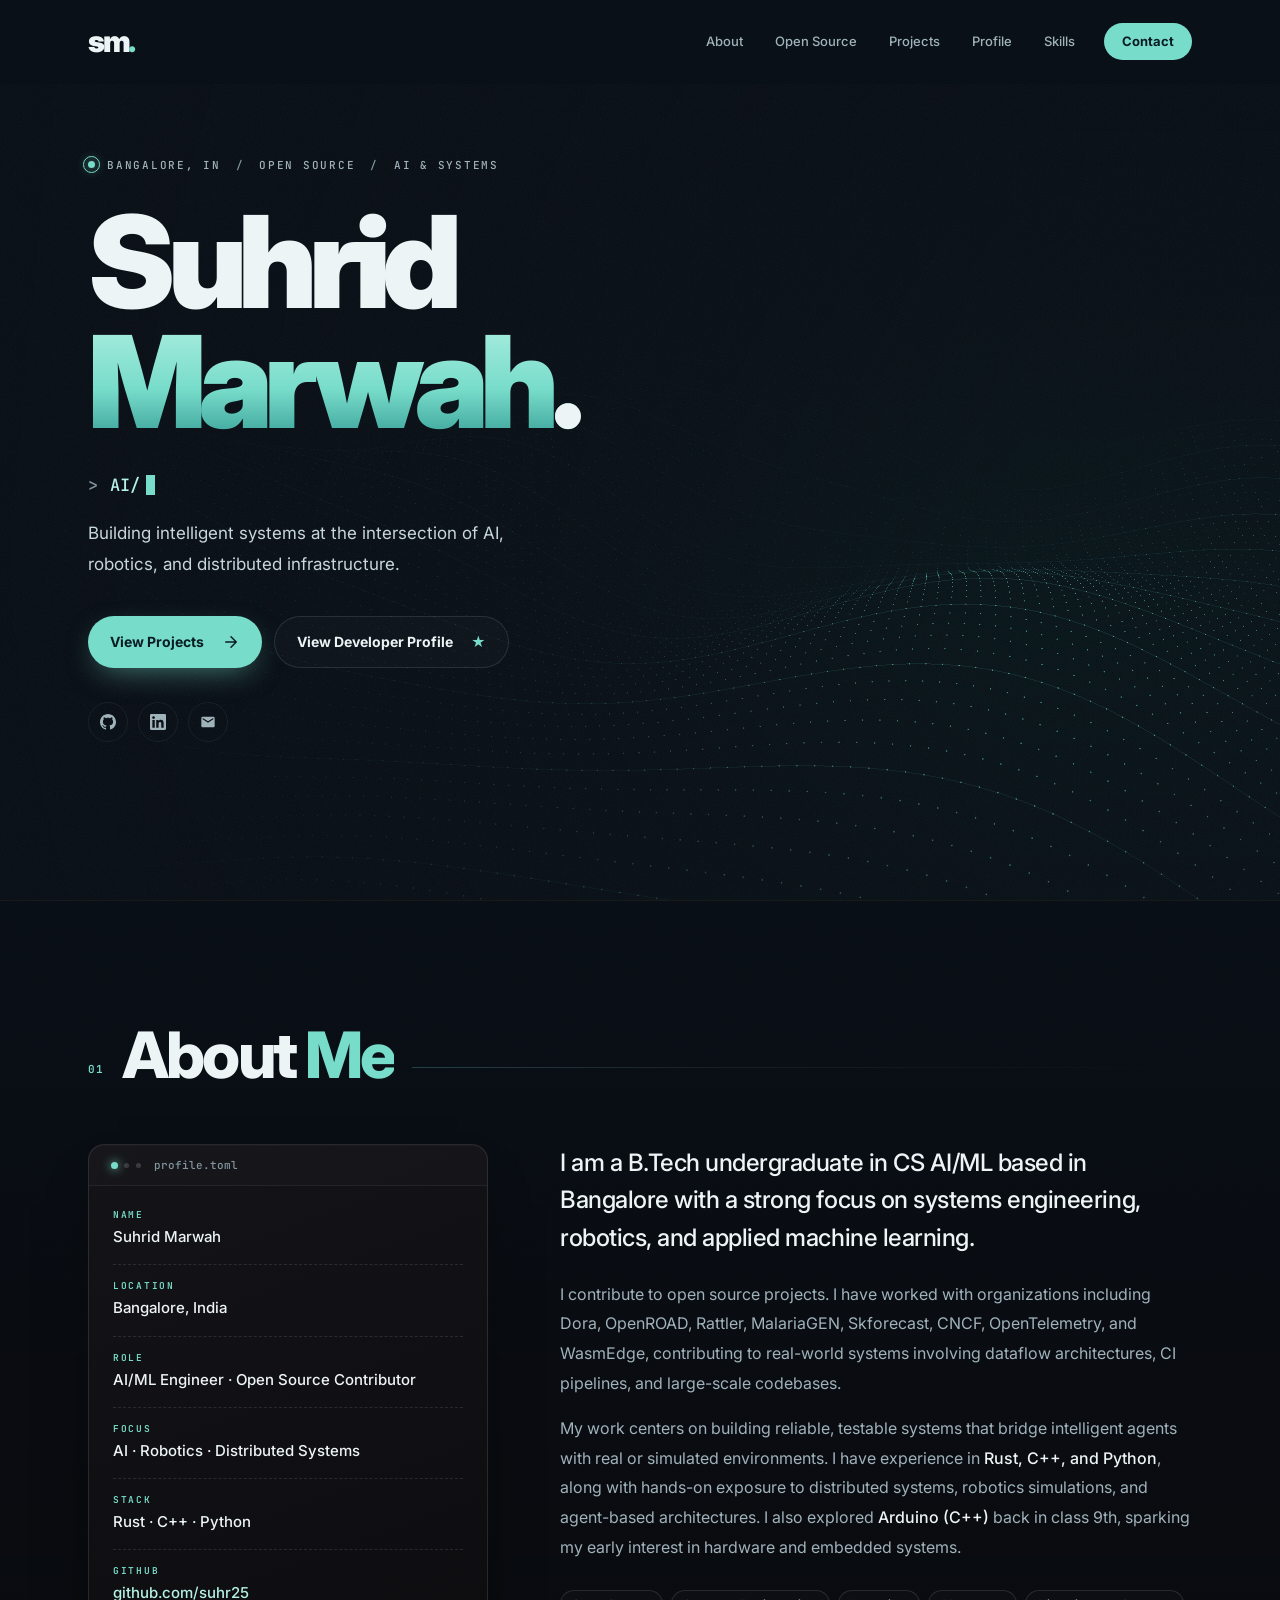
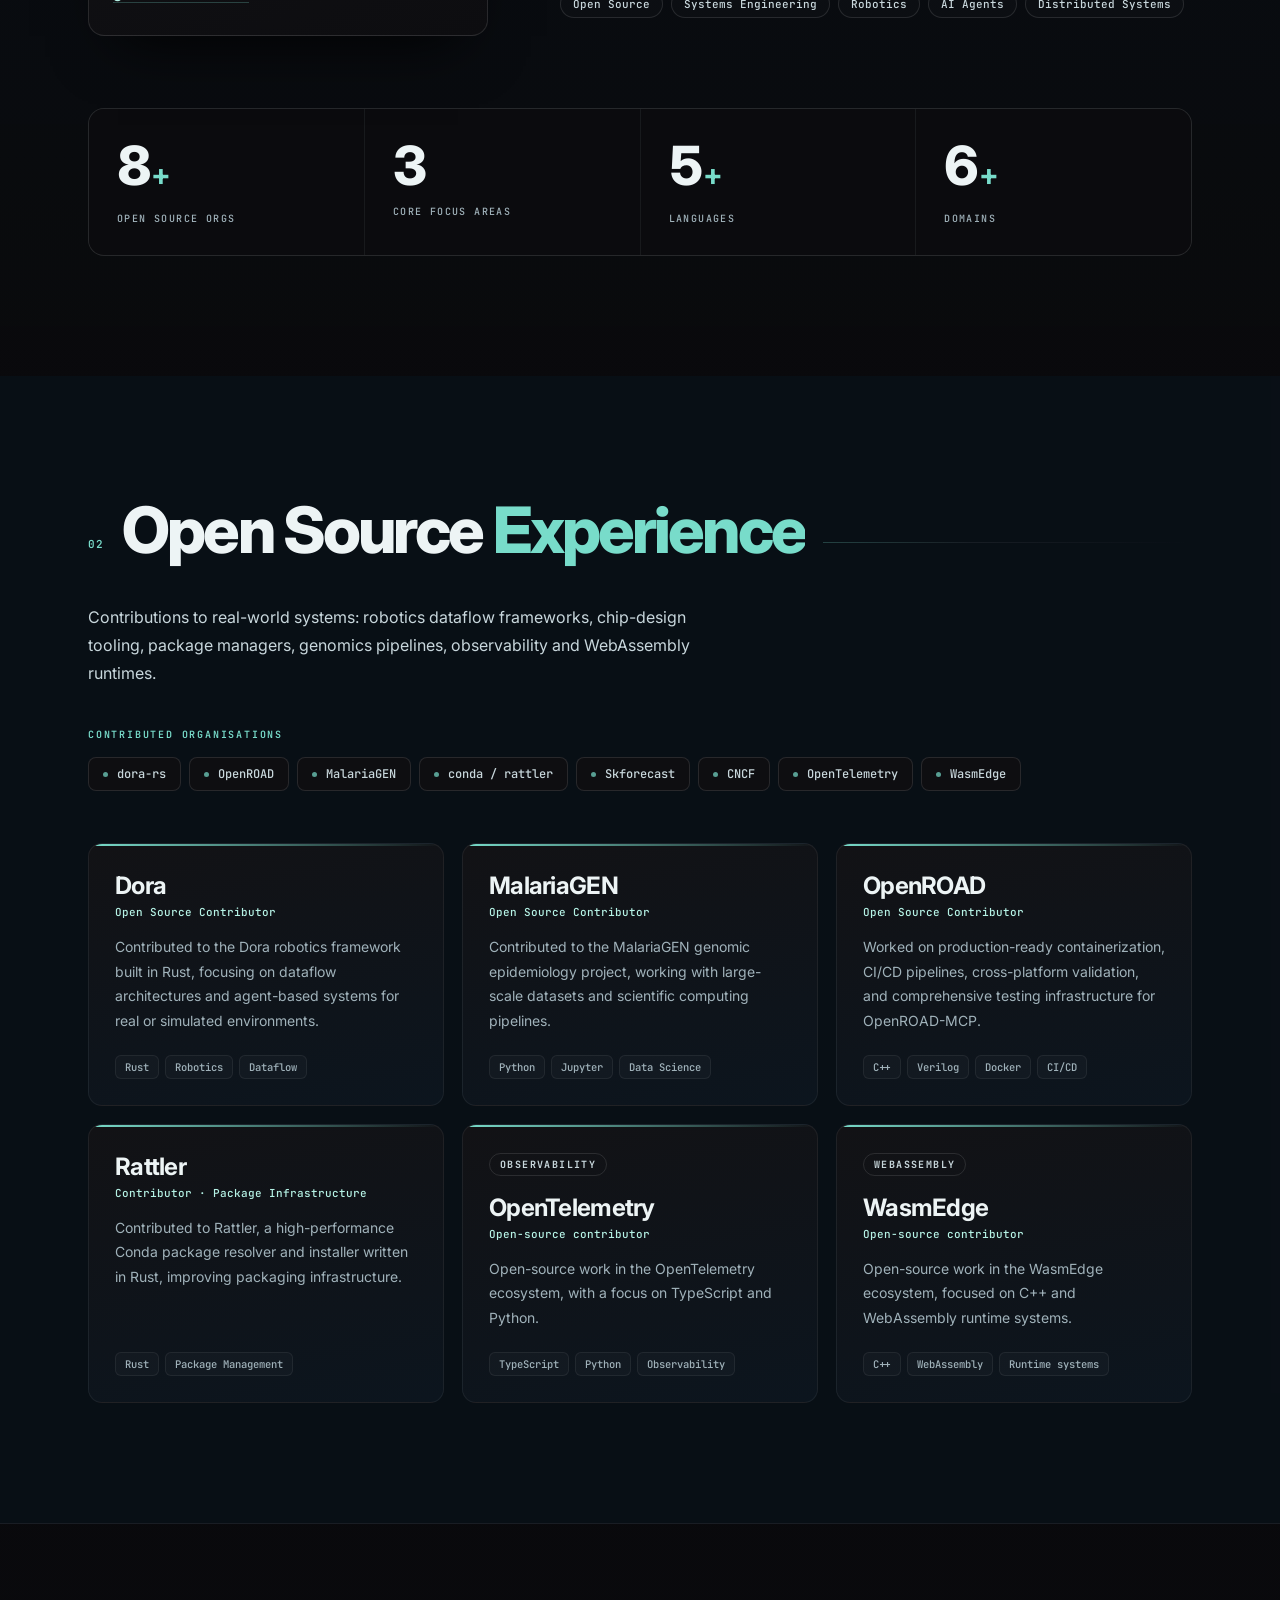
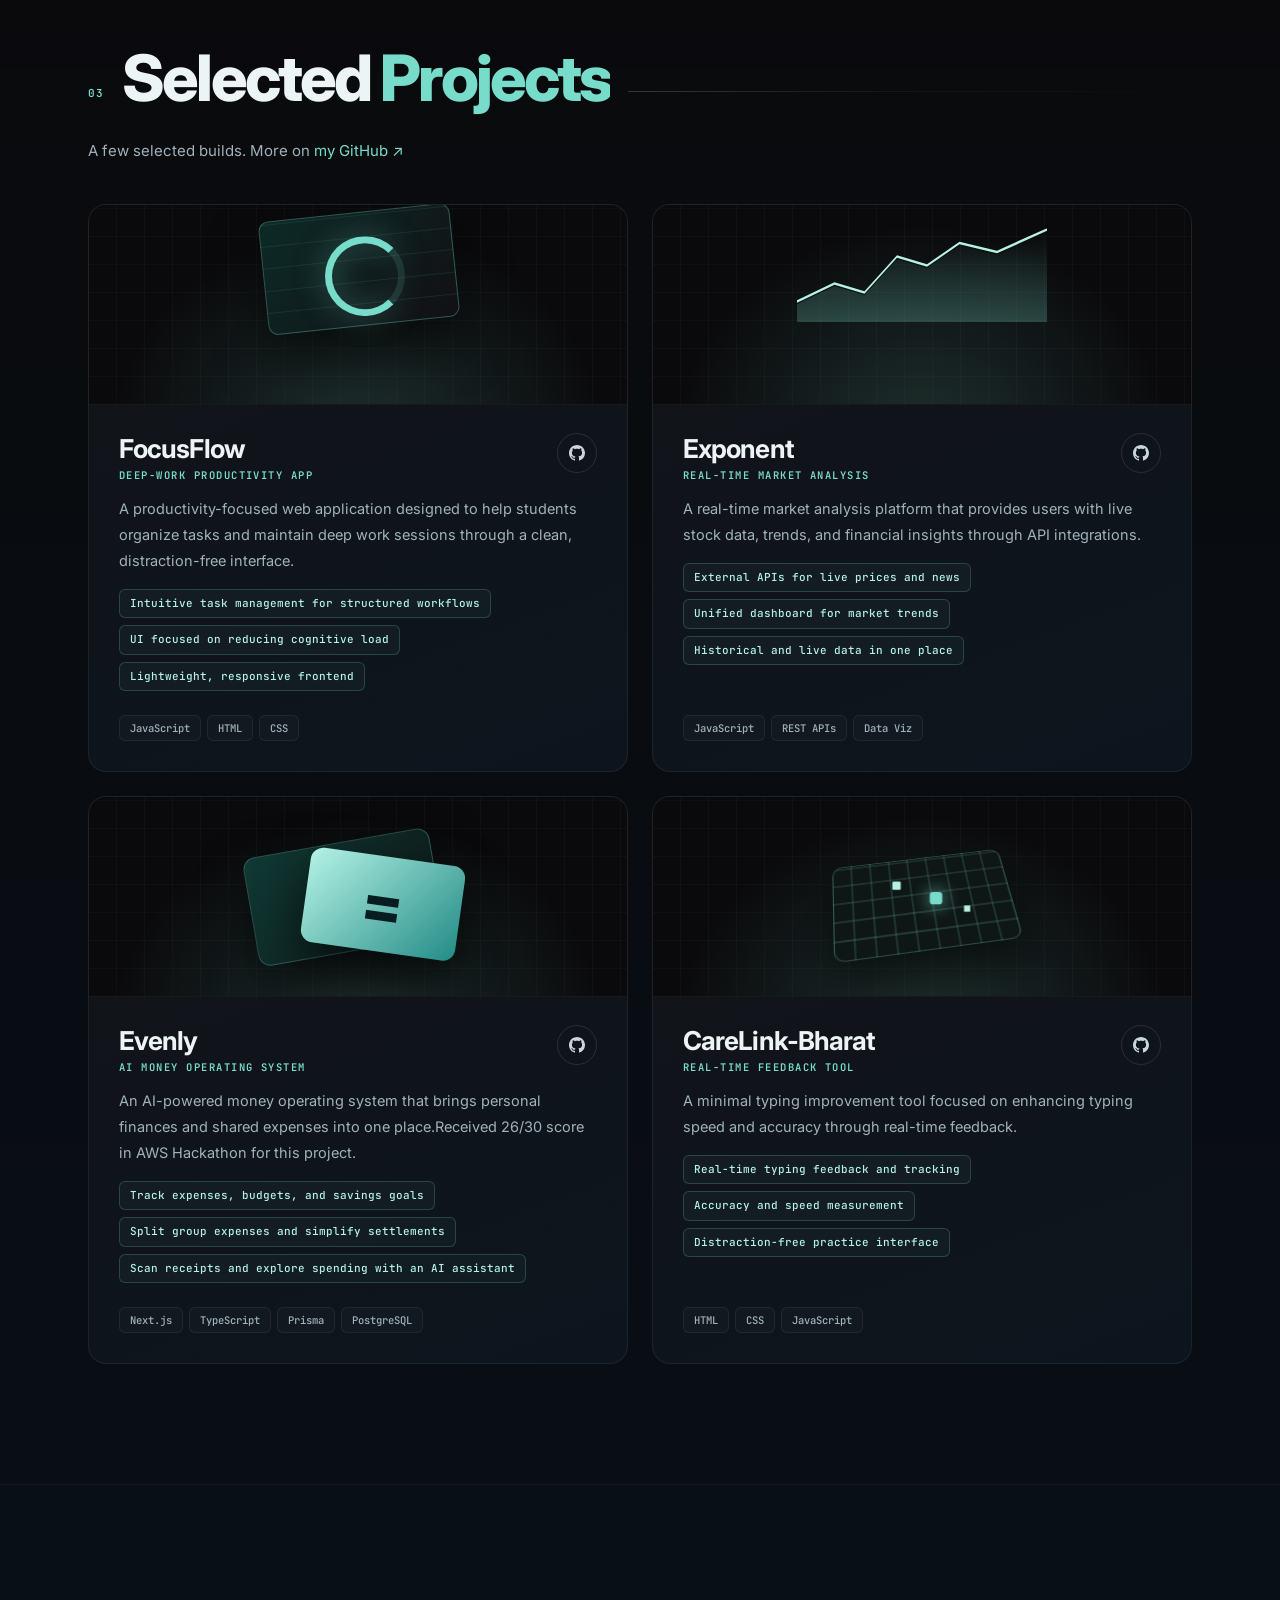
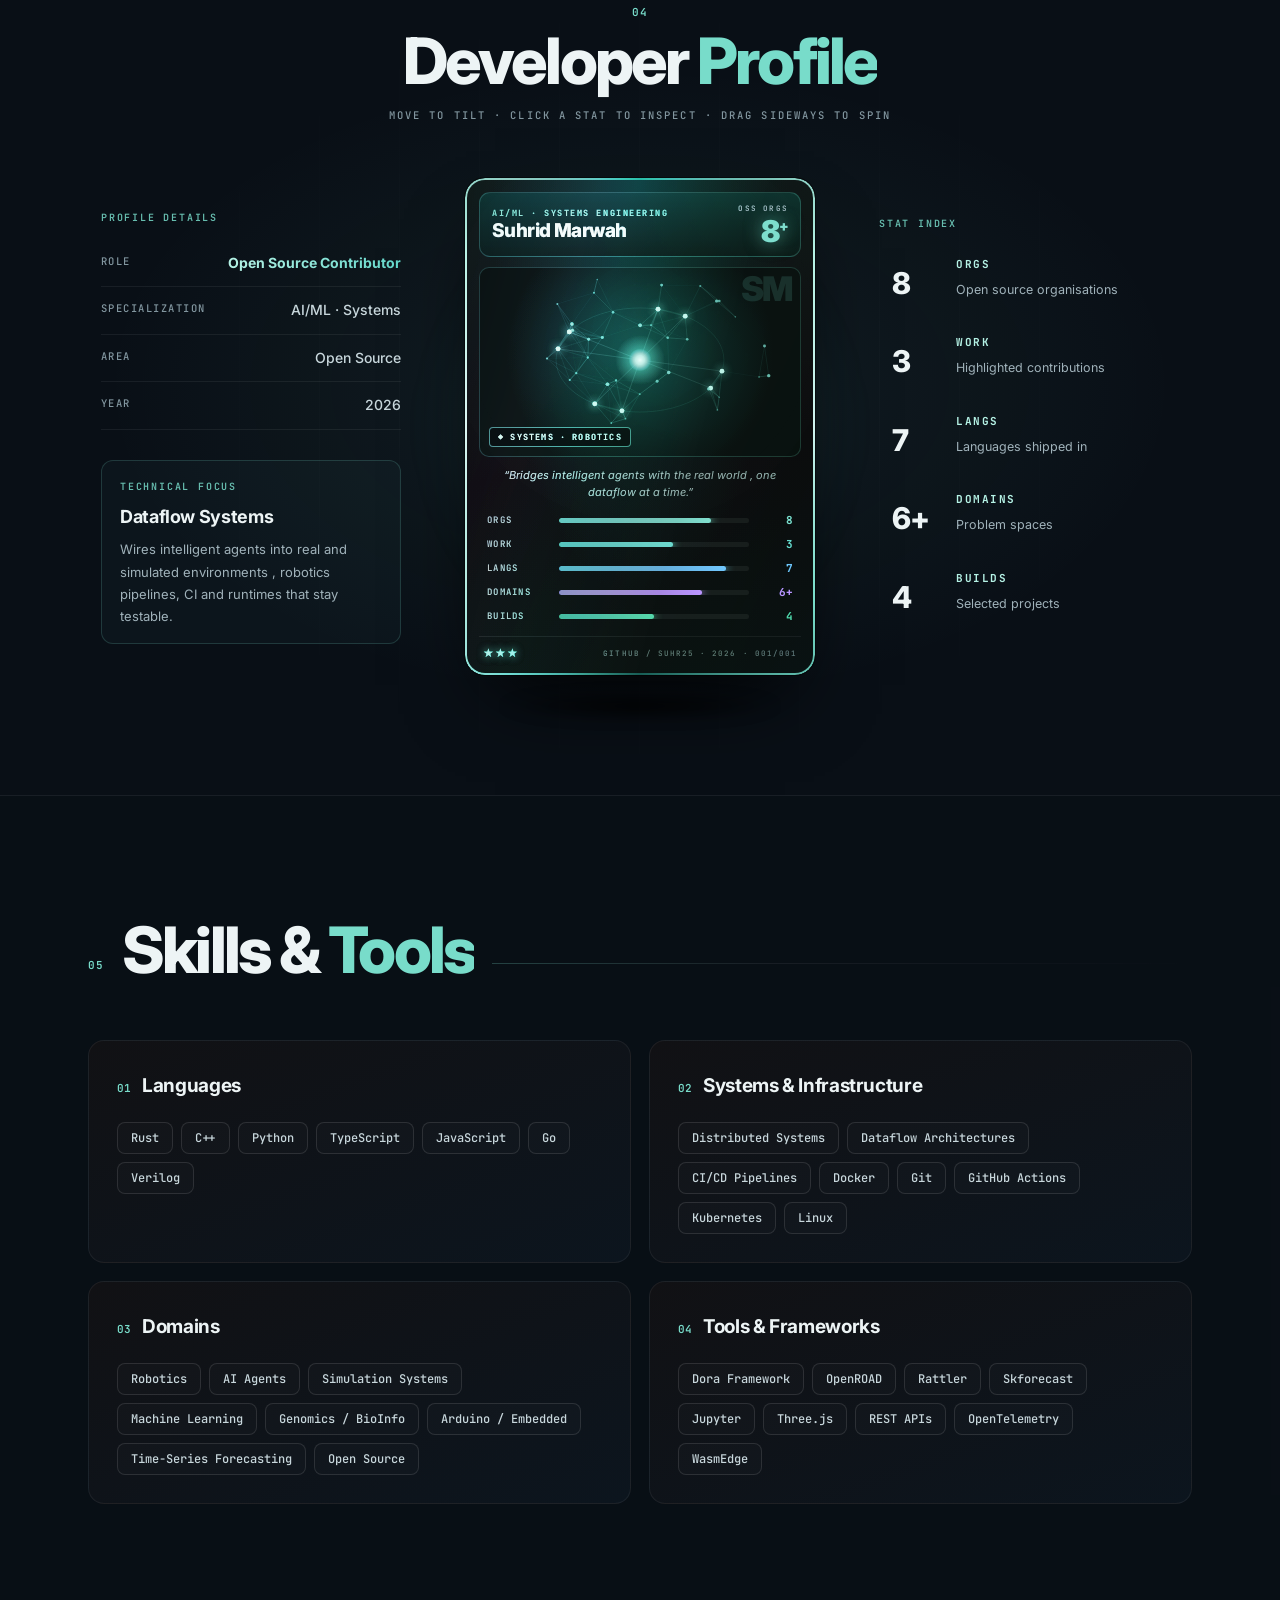
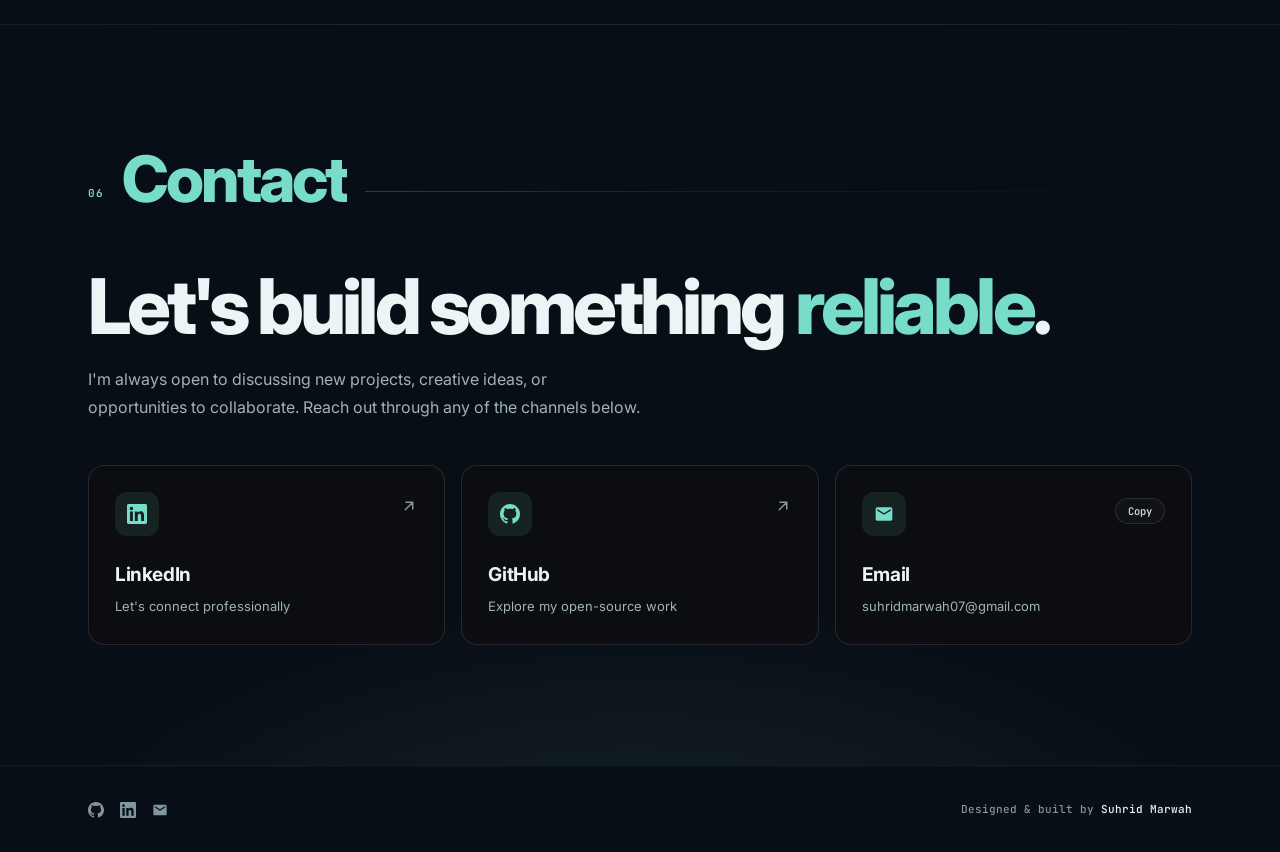
<file: index.html>
<!DOCTYPE html>
<html lang="en">

<head>
  <meta charset="UTF-8" />
  <meta name="viewport" content="width=device-width, initial-scale=1.0" />
  <title>Suhrid Marwah - AI/ML Engineer & Systems Builder</title>
  <meta name="description"
    content="Portfolio of Suhrid Marwah - B.Tech AI/ML undergrad building intelligent systems at the intersection of AI, robotics, and distributed infrastructure." />
  <meta name="theme-color" content="#090f16" />
  <meta name="keywords" content="Suhrid Marwah, AI, ML, Robotics, Rust, C++, Portfolio, Open Source" />

  <link rel="preconnect" href="https://fonts.googleapis.com" />
  <link rel="preconnect" href="https://fonts.gstatic.com" crossorigin />
  <link
    href="https://fonts.googleapis.com/css2?family=Inter:wght@400;500;600;700;800;900&family=JetBrains+Mono:wght@400;500;600;700&display=swap"
    rel="stylesheet" />

  <link rel="stylesheet" href="style.css" />
</head>

<body>
  <!-- Shared icons -->
  <svg width="0" height="0" style="position:absolute" aria-hidden="true">
    <symbol id="i-github" viewBox="0 0 24 24"><path fill="currentColor" d="M12 0c-6.626 0-12 5.373-12 12 0 5.302 3.438 9.8 8.207 11.387.599.111.793-.261.793-.577v-2.234c-3.338.726-4.033-1.416-4.033-1.416-.546-1.387-1.333-1.756-1.333-1.756-1.089-.745.083-.729.083-.729 1.205.084 1.839 1.237 1.839 1.237 1.07 1.834 2.807 1.304 3.492.997.107-.775.418-1.305.762-1.604-2.665-.305-5.467-1.334-5.467-5.931 0-1.311.469-2.381 1.236-3.221-.124-.303-.535-1.524.117-3.176 0 0 1.008-.322 3.301 1.23.957-.266 1.983-.399 3.003-.404 1.02.005 2.047.138 3.006.404 2.291-1.552 3.297-1.23 3.297-1.23.653 1.653.242 2.874.118 3.176.77.84 1.235 1.911 1.235 3.221 0 4.609-2.807 5.624-5.479 5.921.43.372.823 1.102.823 2.222v3.293c0 .319.192.694.801.576 4.765-1.589 8.199-6.086 8.199-11.386 0-6.627-5.373-12-12-12z"/></symbol>
    <symbol id="i-linkedin" viewBox="0 0 24 24"><path fill="currentColor" d="M20.447 20.452h-3.554v-5.569c0-1.328-.027-3.037-1.852-3.037-1.853 0-2.136 1.445-2.136 2.939v5.667H9.351V9h3.414v1.561h.046c.477-.9 1.637-1.85 3.37-1.85 3.601 0 4.267 2.37 4.267 5.455v6.286zM5.337 7.433c-1.144 0-2.063-.926-2.063-2.065 0-1.138.92-2.063 2.063-2.063 1.14 0 2.064.925 2.064 2.063 0 1.139-.925 2.065-2.064 2.065zm1.782 13.019H3.555V9h3.564v11.452zM22.225 0H1.771C.792 0 0 .774 0 1.729v20.542C0 23.227.792 24 1.771 24h20.451C23.2 24 24 23.227 24 22.271V1.729C24 .774 23.2 0 22.222 0h.003z"/></symbol>
    <symbol id="i-mail" viewBox="0 0 24 24"><path fill="currentColor" d="M20 4H4c-1.1 0-1.99.9-1.99 2L2 18c0 1.1.9 2 2 2h16c1.1 0 2-.9 2-2V6c0-1.1-.9-2-2-2zm0 4l-8 5-8-5V6l8 5 8-5v2z"/></symbol>
    <symbol id="i-arrow" viewBox="0 0 24 24"><path fill="none" stroke="currentColor" stroke-width="2" stroke-linecap="round" stroke-linejoin="round" d="M5 12h14M12 5l7 7-7 7"/></symbol>
    <symbol id="i-out" viewBox="0 0 24 24"><path fill="none" stroke="currentColor" stroke-width="2" stroke-linecap="round" stroke-linejoin="round" d="M7 17L17 7M8 7h9v9"/></symbol>
  </svg>

  <div class="scene-backdrop" aria-hidden="true"><canvas id="three-background"></canvas><div class="scene-shade"></div></div>
  <div class="grain" aria-hidden="true"></div>
  <div class="cursor-ring" aria-hidden="true"><span></span></div>
  <a class="skip-link" href="#about">Skip to content</a>
  <div class="reading-progress" aria-hidden="true"></div>

  <!-- Navigation -->
  <nav id="navbar" aria-label="Main navigation">
    <a href="#hero" class="nav-logo" aria-label="Home">sm<span class="logo-dot">.</span></a>
    <div class="nav-links">
      <span class="nav-indicator" aria-hidden="true"></span>
      <a href="#about" class="nav-link" data-section="about">About</a>
      <a href="#experience" class="nav-link" data-section="experience">Open Source</a>
      <a href="#projects" class="nav-link" data-section="projects">Projects</a>
      <a href="#card" class="nav-link" data-section="card">Profile</a>
      <a href="#skills" class="nav-link" data-section="skills">Skills</a>
      <a href="#connect" class="nav-link" data-section="connect">Contact</a>
    </div>
    <button id="nav-toggle" class="nav-toggle" aria-label="Open navigation menu" aria-expanded="false" aria-controls="mobile-menu">
      <span></span><span></span><span></span>
    </button>
  </nav>

  <div id="mobile-menu" class="mobile-menu" inert>
    <a href="#about" class="mobile-link"><span>01</span>About</a>
    <a href="#experience" class="mobile-link"><span>02</span>Open Source</a>
    <a href="#projects" class="mobile-link"><span>03</span>Projects</a>
    <a href="#card" class="mobile-link"><span>04</span>Developer Profile</a>
    <a href="#skills" class="mobile-link"><span>05</span>Skills</a>
    <a href="#connect" class="mobile-link"><span>06</span>Contact</a>
  </div>

  <main>
  <!-- ═══════════ HERO ═══════════ -->
  <section id="hero" class="section hero-section">
    <div class="hero-content">
      <div class="hero-greeting">
        <span class="status-dot"></span><span class="greeting-text">BANGALORE, IN <span class="sep">/</span> OPEN SOURCE <span class="sep">/</span> AI &amp; SYSTEMS</span>
      </div>
      <h1 class="hero-name">Suhrid<br /><span class="name-accent">Marwah<span class="name-dot">.</span></span></h1>
      <p class="hero-terminal" aria-label="AI/ML Engineer and Open Source Contributor">
        <span class="prompt" aria-hidden="true">&gt;</span>
        <span class="typed" data-words="AI/ML Engineer|Open Source Contributor|Rust · C++ · Python|Robotics &amp; Dataflow Systems" aria-hidden="true">AI/ML Engineer</span><span class="caret" aria-hidden="true"></span>
      </p>
      <p class="hero-tagline">Building intelligent systems at the intersection of AI, robotics, and distributed infrastructure.</p>
      <div class="hero-cta">
        <a href="#projects" class="btn btn-primary" id="cta-work">
          <span>View Projects</span><svg width="18" height="18"><use href="#i-arrow"/></svg>
        </a>
        <a href="#card" class="btn btn-outline" id="cta-card">
          <span>View Developer Profile</span><span class="btn-kbd" aria-hidden="true">★</span>
        </a>
      </div>
      <div class="hero-socials">
        <a href="https://github.com/suhr25" target="_blank" rel="noopener noreferrer" class="social-icon" aria-label="GitHub"><svg><use href="#i-github"/></svg></a>
        <a href="https://www.linkedin.com/in/suhrid-marwah-25261109-cs/" target="_blank" rel="noopener noreferrer" class="social-icon" aria-label="LinkedIn"><svg><use href="#i-linkedin"/></svg></a>
        <a href="mailto:suhridmarwah07@gmail.com" class="social-icon" aria-label="Email"><svg><use href="#i-mail"/></svg></a>
      </div>
    </div>

  </section>

  <!-- ═══════════ ABOUT ═══════════ -->
  <section id="about" class="section about-section">
    <div class="container">
      <div class="section-header">
        <span class="section-number">01</span>
        <h2 class="section-title"><span>About <em>Me</em></span></h2>
        <div class="section-line"></div>
      </div>
      <div class="about-grid">
        <aside class="spec-card reveal-item" aria-label="Profile summary">
          <div class="spec-card-top"><span class="spec-led"></span><span>profile.toml</span></div>
          <dl class="spec-list">
            <div><dt>Name</dt><dd>Suhrid Marwah</dd></div>
            <div><dt>Location</dt><dd>Bangalore, India</dd></div>
            <div><dt>Role</dt><dd>AI/ML Engineer · Open Source Contributor</dd></div>
            <div><dt>Focus</dt><dd>AI · Robotics · Distributed Systems</dd></div>
            <div><dt>Stack</dt><dd>Rust · C++ · Python</dd></div>
            <div><dt>GitHub</dt><dd><a href="https://github.com/suhr25" target="_blank" rel="noopener noreferrer">github.com/suhr25</a></dd></div>
          </dl>
        </aside>
        <div class="about-text reveal-group">
          <p class="about-intro reveal-item">
            I am a <span class="highlight">B.Tech undergraduate in CS AI/ML</span> based in Bangalore with a strong focus
            on systems engineering, robotics, and applied machine learning.
          </p>
          <p class="reveal-item">
            I contribute to open source projects. I have worked with organizations
            including Dora, OpenROAD, Rattler, MalariaGEN, Skforecast, CNCF, OpenTelemetry, and WasmEdge, contributing to
            real-world systems involving dataflow architectures, CI pipelines, and large-scale codebases.
          </p>
          <p class="reveal-item">
            My work centers on building reliable, testable systems that bridge intelligent agents with real or simulated
            environments. I have experience in <span class="highlight">Rust, C++, and Python</span>, along with hands-on
            exposure to distributed systems, robotics simulations, and agent-based architectures. I also explored
            <span class="highlight">Arduino (C++)</span> back in class 9th, sparking my early interest in hardware and
            embedded systems.
          </p>
          <div class="about-tags reveal-item">
            <span class="tag">Open Source</span>
            <span class="tag">Systems Engineering</span><span class="tag">Robotics</span><span class="tag">AI Agents</span>
            <span class="tag">Distributed Systems</span>
          </div>
        </div>
      </div>
      <div class="about-stats reveal-group">
        <div class="stat-card reveal-item"><span class="stat-number" data-count="8">8</span><span class="stat-plus">+</span><span class="stat-label">Open source orgs</span></div>
        <div class="stat-card reveal-item"><span class="stat-number" data-count="3">3</span><span class="stat-label">Core focus areas</span></div>
        <div class="stat-card reveal-item"><span class="stat-number" data-count="5">5</span><span class="stat-plus">+</span><span class="stat-label">Languages</span></div>
        <div class="stat-card reveal-item"><span class="stat-number" data-count="6">6</span><span class="stat-plus">+</span><span class="stat-label">Domains</span></div>
      </div>
    </div>
  </section>

  <!-- ═══════════ OPEN SOURCE ═══════════ -->
  <section id="experience" class="section experience-section">
    <div class="container">
      <div class="section-header">
        <span class="section-number">02</span>
        <h2 class="section-title"><span>Open Source <em>Experience</em></span></h2>
        <div class="section-line"></div>
      </div>
      <p class="section-lede reveal-item">Contributions to real-world systems: robotics dataflow frameworks, chip-design tooling, package managers, genomics pipelines, observability and WebAssembly runtimes.</p>
      <p class="mono-label reveal-item">Contributed organisations</p>
      <div class="org-chips reveal-item">
        <span>dora-rs</span><span>OpenROAD</span><span>MalariaGEN</span><span>conda / rattler</span><span>Skforecast</span><span>CNCF</span><span>OpenTelemetry</span><span>WasmEdge</span>
      </div>

      <div class="timeline">
        <div class="timeline-item reveal-item">
          <div class="timeline-card">
            
            <h3 class="timeline-org">Dora</h3>
            <p class="timeline-role">Open Source Contributor</p>
            <p class="timeline-desc">Contributed to the Dora robotics framework built in Rust, focusing on dataflow architectures and agent-based systems for real or simulated environments.</p>
            <div class="timeline-tech"><span>Rust</span><span>Robotics</span><span>Dataflow</span></div>
          </div>
        </div>
        <div class="timeline-item reveal-item">
          <div class="timeline-card">
            
            <h3 class="timeline-org">MalariaGEN</h3>
            <p class="timeline-role">Open Source Contributor</p>
            <p class="timeline-desc">Contributed to the MalariaGEN genomic epidemiology project, working with large-scale datasets and scientific computing pipelines.</p>
            <div class="timeline-tech"><span>Python</span><span>Jupyter</span><span>Data Science</span></div>
          </div>
        </div>
        <div class="timeline-item reveal-item">
          <div class="timeline-card">
            
            <h3 class="timeline-org">OpenROAD</h3>
            <p class="timeline-role">Open Source Contributor</p>
            <p class="timeline-desc">Worked on production-ready containerization, CI/CD pipelines, cross-platform validation, and comprehensive testing infrastructure for OpenROAD-MCP.</p>
            <div class="timeline-tech"><span>C++</span><span>Verilog</span><span>Docker</span><span>CI/CD</span></div>
          </div>
        </div>
        <div class="timeline-item reveal-item">
          <div class="timeline-card">
            
            <h3 class="timeline-org">Rattler</h3>
            <p class="timeline-role">Contributor · Package Infrastructure</p>
            <p class="timeline-desc">Contributed to Rattler, a high-performance Conda package resolver and installer written in Rust, improving packaging infrastructure.</p>
            <div class="timeline-tech"><span>Rust</span><span>Package Management</span></div>
          </div>
        </div>
        <div class="timeline-item reveal-item">
          <div class="timeline-card">
            <div class="timeline-badge">Observability</div>
            <h3 class="timeline-org">OpenTelemetry</h3>
            <p class="timeline-role">Open-source contributor</p>
            <p class="timeline-desc">Open-source work in the OpenTelemetry ecosystem, with a focus on TypeScript and Python.</p>
            <div class="timeline-tech"><span>TypeScript</span><span>Python</span><span>Observability</span></div>
          </div>
        </div>
        <div class="timeline-item reveal-item">
          <div class="timeline-card">
            <div class="timeline-badge">WebAssembly</div>
            <h3 class="timeline-org">WasmEdge</h3>
            <p class="timeline-role">Open-source contributor</p>
            <p class="timeline-desc">Open-source work in the WasmEdge ecosystem, focused on C++ and WebAssembly runtime systems.</p>
            <div class="timeline-tech"><span>C++</span><span>WebAssembly</span><span>Runtime systems</span></div>
          </div>
        </div>
      </div>
    </div>
  </section>

  <!-- ═══════════ PROJECTS ═══════════ -->
  <section id="projects" class="section projects-section">
    <div class="container">
      <div class="section-header">
        <span class="section-number">03</span>
        <h2 class="section-title"><span>Selected <em>Projects</em></span></h2>
        <div class="section-line"></div>
      </div>
      <p class="projects-note reveal-item">A few selected builds. More on <a href="https://github.com/suhr25" target="_blank" rel="noopener noreferrer">my GitHub ↗</a></p>

      <div class="projects-grid">
        <article class="project-card reveal-item">
          <div class="project-card-inner">
            <div class="project-icon" aria-hidden="true"></div>
            <div class="project-header">
              <div><h3 class="project-name">FocusFlow</h3><p class="project-kicker">Deep-work productivity app</p></div>
              <a href="https://github.com/suhr25/Focusflow" target="_blank" rel="noopener noreferrer" aria-label="View FocusFlow source on GitHub" class="project-link-icon"><svg width="16" height="16"><use href="#i-github"/></svg></a>
            </div>
            <p class="project-desc">A productivity-focused web application designed to help students organize tasks and maintain deep work sessions through a clean, distraction-free interface.</p>
            <ul class="project-highlights">
              <li>Intuitive task management for structured workflows</li>
              <li>UI focused on reducing cognitive load</li>
              <li>Lightweight, responsive frontend</li>
            </ul>
            <div class="project-tech"><span>JavaScript</span><span>HTML</span><span>CSS</span></div>
          </div>
        </article>

        <article class="project-card reveal-item">
          <div class="project-card-inner">
            <div class="project-icon" aria-hidden="true"></div>
            <div class="project-header">
              <div><h3 class="project-name">Exponent</h3><p class="project-kicker">Real-time market analysis</p></div>
              <a href="https://github.com/suhr25/Exponent" target="_blank" rel="noopener noreferrer" aria-label="View Exponent source on GitHub" class="project-link-icon"><svg width="16" height="16"><use href="#i-github"/></svg></a>
            </div>
            <p class="project-desc">A real-time market analysis platform that provides users with live stock data, trends, and financial insights through API integrations.</p>
            <ul class="project-highlights">
              <li>External APIs for live prices and news</li>
              <li>Unified dashboard for market trends</li>
              <li>Historical and live data in one place</li>
            </ul>
            <div class="project-tech"><span>JavaScript</span><span>REST APIs</span><span>Data Viz</span></div>
          </div>
        </article>

        <article class="project-card reveal-item project-evenly">
          <div class="project-card-inner">
            <div class="project-icon" aria-hidden="true"></div>
            <div class="project-header">
              <div><h3 class="project-name">Evenly</h3><p class="project-kicker">AI money operating system</p></div>
              <a href="https://github.com/suhr25/Evenly" target="_blank" rel="noopener noreferrer" aria-label="View Evenly source on GitHub" class="project-link-icon"><svg width="16" height="16"><use href="#i-github"/></svg></a>
            </div>
            <p class="project-desc">An AI-powered money operating system that brings personal finances and shared expenses into one place.Received 26/30 score in AWS Hackathon for this project.</p>
            <ul class="project-highlights">
              <li>Track expenses, budgets, and savings goals</li>
              <li>Split group expenses and simplify settlements</li>
              <li>Scan receipts and explore spending with an AI assistant</li>
            </ul>
            <div class="project-tech"><span>Next.js</span><span>TypeScript</span><span>Prisma</span><span>PostgreSQL</span></div>
          </div>
        </article>

        <article class="project-card reveal-item">
          <div class="project-card-inner">
            <div class="project-icon" aria-hidden="true"></div>
            <div class="project-header">
              <div><h3 class="project-name">CareLink-Bharat</h3><p class="project-kicker">Real-time feedback tool</p></div>
              <a href="https://github.com/suhr25/CareLink-Bharat" target="_blank" rel="noopener noreferrer" aria-label="View CareLink source on GitHub" class="project-link-icon"><svg width="16" height="16"><use href="#i-github"/></svg></a>
            </div>
            <p class="project-desc">A minimal typing improvement tool focused on enhancing typing speed and accuracy through real-time feedback.</p>
            <ul class="project-highlights">
              <li>Real-time typing feedback and tracking</li>
              <li>Accuracy and speed measurement</li>
              <li>Distraction-free practice interface</li>
            </ul>
            <div class="project-tech"><span>HTML</span><span>CSS</span><span>JavaScript</span></div>
          </div>
        </article>
      </div>
    </div>
  </section>

  <!-- ═══════════ DEVELOPER CARD ═══════════ -->
  <section id="card" class="section devcard-section" aria-labelledby="devcard-title">
    <div class="container">
      <div class="section-header section-header--center">
        <span class="section-number">04</span>
        <h2 class="section-title" id="devcard-title"><span>Developer <em>Profile</em></span></h2>
      </div>
      <p class="devcard-hint"><span class="hint-fine">Move to tilt</span><span class="hint-touch">Drag to tilt</span> · Click a stat to inspect · Drag sideways to spin</p>

      <div class="devcard-stage">
        <!-- Left: card metadata -->
        <div class="devcard-aside devcard-aside--meta">
          <p class="mono-label">Profile Details</p>
          <dl class="meta-list">
            <div><dt>Role</dt><dd class="rarity-text">Open Source Contributor</dd></div>
            <div><dt>Specialization</dt><dd>AI/ML · Systems</dd></div>
            <div><dt>Area</dt><dd>Open Source</dd></div>
            <div><dt>Year</dt><dd>2026</dd></div>
          </dl>
          <div class="ability">
            <p class="mono-label">Technical Focus</p>
            <p class="ability-name">Dataflow Systems</p>
            <p class="ability-text">Wires intelligent agents into real and simulated environments , robotics pipelines, CI and runtimes that stay testable.</p>
          </div>
        </div>

        <!-- Center: the card -->
        <div class="devcard-wrap">
          <div class="devcard-glow" aria-hidden="true"></div>
          <div class="devcard" id="devcard" data-face="front">
            <div class="devcard-spinner">
              <!-- FRONT -->
              <div class="devcard-face devcard-front">
                <div class="devcard-border" aria-hidden="true"></div>
                <div class="devcard-inner">
                  <header class="dc-head">
                    <div>
                      <p class="dc-rarity">AI/ML · Systems Engineering</p>
                      <h3 class="dc-name">Suhrid Marwah</h3>
                    </div>
                    <div class="dc-hp"><span>OSS ORGS</span><strong>8<sup>+</sup></strong></div>
                  </header>
                  <div class="dc-art">
                    <canvas class="dc-canvas" aria-hidden="true"></canvas>
                    <span class="dc-type">◆ Systems · Robotics</span>
                    <span class="dc-monogram" aria-hidden="true">SM</span>
                  </div>
                  <p class="dc-quote">“Bridges intelligent agents with the real world , one dataflow at a time.”</p>
                  <ul class="dc-stats" aria-label="Card stats. Select one to view details">
                    <li><button type="button" class="dc-stat" data-stat="0" style="--v:.8;--c:#78dcca"><span class="k">Orgs</span><span class="bar"><i></i></span><span class="v">8</span></button></li>
                    <li><button type="button" class="dc-stat" data-stat="1" style="--v:.6;--c:#64d8cb"><span class="k">Work</span><span class="bar"><i></i></span><span class="v">3</span></button></li>
                    <li><button type="button" class="dc-stat" data-stat="2" style="--v:.88;--c:#6cc3ff"><span class="k">Langs</span><span class="bar"><i></i></span><span class="v">7</span></button></li>
                    <li><button type="button" class="dc-stat" data-stat="3" style="--v:.75;--c:#b58cff"><span class="k">Domains</span><span class="bar"><i></i></span><span class="v">6+</span></button></li>
                    <li><button type="button" class="dc-stat" data-stat="4" style="--v:.5;--c:#4fd6a4"><span class="k">Builds</span><span class="bar"><i></i></span><span class="v">4</span></button></li>
                  </ul>
                  <footer class="dc-foot"><span class="stars" aria-label="3 stars">★★★</span><span>github / suhr25 · 2026 · 001/001</span></footer>
                </div>
                <div class="devcard-holo" aria-hidden="true"></div>
                <div class="devcard-glare" aria-hidden="true"></div>
              </div>
              <!-- BACK -->
              <div class="devcard-face devcard-back" aria-live="polite">
                <div class="devcard-border" aria-hidden="true"></div>
                <div class="devcard-inner">
                  <div class="dcb-top">
                    <button type="button" class="dcb-back">← Front</button>
                    <span class="dcb-count"><span class="dcb-index">1</span> / 5</span>
                  </div>
                  <div class="dcb-tabs" role="tablist" aria-label="Stats">
                    <button type="button" role="tab" id="card-tab-0" aria-controls="card-stat-panel" data-stat="0">Orgs</button>
                    <button type="button" role="tab" id="card-tab-1" aria-controls="card-stat-panel" data-stat="1">Work</button>
                    <button type="button" role="tab" id="card-tab-2" aria-controls="card-stat-panel" data-stat="2">Langs</button>
                    <button type="button" role="tab" id="card-tab-3" aria-controls="card-stat-panel" data-stat="3">Domains</button>
                    <button type="button" role="tab" id="card-tab-4" aria-controls="card-stat-panel" data-stat="4">Builds</button>
                  </div>
                  <div class="dcb-panel" id="card-stat-panel" role="tabpanel" tabindex="0"></div>
                  <div class="dcb-nav">
                    <button type="button" class="dcb-prev" aria-label="Previous stat">‹</button>
                    <span class="dcb-dots" aria-hidden="true"></span>
                    <button type="button" class="dcb-next" aria-label="Next stat">›</button>
                  </div>
                </div>
                <div class="devcard-glare" aria-hidden="true"></div>
              </div>
            </div>
          </div>
          <div class="devcard-floor" aria-hidden="true"></div>
        </div>

        <!-- Right: stat index -->
        <div class="devcard-aside devcard-aside--index">
          <p class="mono-label">Stat index</p>
          <ol class="stat-index">
            <li><button type="button" data-stat="0"><span class="si-n">8</span><span class="si-k">Orgs</span><span class="si-d">Open source organisations</span></button></li>
            <li><button type="button" data-stat="1"><span class="si-n">3</span><span class="si-k">Work</span><span class="si-d">Highlighted contributions</span></button></li>
            <li><button type="button" data-stat="2"><span class="si-n">7</span><span class="si-k">Langs</span><span class="si-d">Languages shipped in</span></button></li>
            <li><button type="button" data-stat="3"><span class="si-n">6+</span><span class="si-k">Domains</span><span class="si-d">Problem spaces</span></button></li>
            <li><button type="button" data-stat="4"><span class="si-n">4</span><span class="si-k">Builds</span><span class="si-d">Selected projects</span></button></li>
          </ol>
        </div>
      </div>

      <!-- Stat detail content (read by devcard.js, readable without JS) -->
      <div class="dc-details" hidden>
        <template data-stat="0">
          <p class="dcb-kicker">Stat analysis · Orgs</p>
          <h4 class="dcb-title"><strong>8</strong> Open source orgs</h4>
          <ul class="dcb-list">
            <li><b>Dora</b><span>· Rust robotics dataflow</span></li>
            <li><b>OpenROAD</b><span>· Chip-design tooling, CI/CD</span></li>
            <li><b>MalariaGEN</b><span>· Genomic pipelines</span></li>
            <li><b>Rattler</b><span>· Conda resolver in Rust</span></li>
            <li><b>Skforecast</b><span>Time-series forecasting</span></li>
            <li><b>CNCF</b><span>Cloud-native ecosystem</span></li>
            <li><b>OpenTelemetry</b><span>Observability · TS / Python</span></li>
            <li><b>WasmEdge</b><span>WebAssembly runtime · C++</span></li>
          </ul>
        </template>
        <template data-stat="1">
          <p class="dcb-kicker">Stat analysis · Work</p>
          <h4 class="dcb-title"><strong>3</strong> Highlighted contributions</h4>
          <ul class="dcb-list dcb-list--rich">
            <li><b>Dora</b><span>Dataflow architectures and agent-based systems for real or simulated environments, in Rust.</span></li>
            <li><b>OpenROAD</b><span>Containerization, CI/CD, cross-platform validation and test infrastructure for OpenROAD-MCP.</span></li>
            <li><b>MalariaGEN</b><span>Large-scale genomic datasets and scientific computing pipelines.</span></li>
          </ul>
          <p class="dcb-why"><span>Also</span> with Rattler · programme</p>
        </template>
        <template data-stat="2">
          <p class="dcb-kicker">Stat analysis · Langs</p>
          <h4 class="dcb-title"><strong>7</strong> Languages</h4>
          <div class="dcb-meters">
            <div style="--m:.95"><b>Rust</b><i></i><span>core</span></div>
            <div style="--m:.9"><b>C++</b><i></i><span>core</span></div>
            <div style="--m:.9"><b>Python</b><i></i><span>core</span></div>
            <div style="--m:.7"><b>TypeScript</b><i></i><span>web</span></div>
            <div style="--m:.7"><b>JavaScript</b><i></i><span>web</span></div>
            <div style="--m:.5"><b>Go</b><i></i><span>infra</span></div>
            <div style="--m:.45"><b>Verilog</b><i></i><span>hw</span></div>
          </div>
        </template>
        <template data-stat="3">
          <p class="dcb-kicker">Stat analysis · Domains</p>
          <h4 class="dcb-title"><strong>6+</strong> Technical Domains</h4>
          <div class="dcb-chips"><span>Robotics</span><span>AI Agents</span><span>Simulation</span><span>Machine Learning</span><span>Genomics</span><span>Embedded</span><span>Forecasting</span></div>
          <p class="dcb-why"><span>Origin</span> Arduino (C++) in class 9 sparked the hardware + systems path.</p>
        </template>
        <template data-stat="4">
          <p class="dcb-kicker">Stat analysis · Builds</p>
          <h4 class="dcb-title"><strong>4</strong> Selected Projects</h4>
          <ul class="dcb-list">
            <li><b>Evenly</b><span>AI money OS · Next.js, Prisma</span></li>
            <li><b>Exponent</b><span>Live market analysis · APIs</span></li>
            <li><b>FocusFlow</b><span>Deep-work productivity</span></li>
            <li><b>CareLink-Bharat</b><span>Real-time typing feedback</span></li>
          </ul>
          <a class="dcb-link" href="https://github.com/suhr25" target="_blank" rel="noopener noreferrer">All repositories ↗</a>
        </template>
      </div>
    </div>
  </section>

  <!-- ═══════════ SKILLS ═══════════ -->
  <section id="skills" class="section skills-section">
    <div class="container">
      <div class="section-header">
        <span class="section-number">05</span>
        <h2 class="section-title"><span>Skills &amp; <em>Tools</em></span></h2>
        <div class="section-line"></div>
      </div>

      <div class="skills-grid">
        <div class="skill-category reveal-item">
          <h3 class="skill-cat-title"><span class="cat-idx">01</span>Languages</h3>
          <div class="skill-tags-grid">
            <span class="skill-tag">Rust</span><span class="skill-tag">C++</span><span class="skill-tag">Python</span>
            <span class="skill-tag">TypeScript</span><span class="skill-tag">JavaScript</span><span class="skill-tag">Go</span>
            <span class="skill-tag">Verilog</span>
          </div>
        </div>
        <div class="skill-category reveal-item">
          <h3 class="skill-cat-title"><span class="cat-idx">02</span>Systems &amp; Infrastructure</h3>
          <div class="skill-tags-grid">
            <span class="skill-tag">Distributed Systems</span><span class="skill-tag">Dataflow Architectures</span>
            <span class="skill-tag">CI/CD Pipelines</span><span class="skill-tag">Docker</span><span class="skill-tag">Git</span>
            <span class="skill-tag">GitHub Actions</span><span class="skill-tag">Kubernetes</span><span class="skill-tag">Linux</span>
          </div>
        </div>
        <div class="skill-category reveal-item">
          <h3 class="skill-cat-title"><span class="cat-idx">03</span>Domains</h3>
          <div class="skill-tags-grid">
            <span class="skill-tag">Robotics</span><span class="skill-tag">AI Agents</span><span class="skill-tag">Simulation Systems</span>
            <span class="skill-tag">Machine Learning</span><span class="skill-tag">Genomics / BioInfo</span>
            <span class="skill-tag">Arduino / Embedded</span><span class="skill-tag">Time-Series Forecasting</span>
            <span class="skill-tag">Open Source</span>
          </div>
        </div>
        <div class="skill-category reveal-item">
          <h3 class="skill-cat-title"><span class="cat-idx">04</span>Tools &amp; Frameworks</h3>
          <div class="skill-tags-grid">
            <span class="skill-tag">Dora Framework</span><span class="skill-tag">OpenROAD</span><span class="skill-tag">Rattler</span>
            <span class="skill-tag">Skforecast</span><span class="skill-tag">Jupyter</span><span class="skill-tag">Three.js</span>
            <span class="skill-tag">REST APIs</span><span class="skill-tag">OpenTelemetry</span><span class="skill-tag">WasmEdge</span>
          </div>
        </div>
      </div>
    </div>
  </section>

  <!-- ═══════════ CONNECT ═══════════ -->
  <section id="connect" class="section connect-section">
    <div class="container">
      <div class="section-header">
        <span class="section-number">06</span>
        <h2 class="section-title"><span><em>Contact</em></span></h2>
        <div class="section-line"></div>
      </div>

      <div class="connect-content">
        <p class="connect-big reveal-item">Let's build something <em>reliable</em>.</p>
        <p class="connect-intro reveal-item">I'm always open to discussing new projects, creative ideas, or opportunities to collaborate. Reach out through any of the channels below.</p>

        <div class="connect-cards">
          <a href="https://www.linkedin.com/in/suhrid-marwah-25261109-cs/" target="_blank" rel="noopener noreferrer" class="connect-card reveal-item" id="connect-linkedin">
            <div class="connect-card-content">
              <div class="connect-icon"><svg><use href="#i-linkedin"/></svg></div>
              <h3>LinkedIn</h3><p>Let's connect professionally</p>
              <span class="connect-arrow"><svg width="18" height="18"><use href="#i-out"/></svg></span>
            </div>
          </a>
          <a href="https://github.com/suhr25" target="_blank" rel="noopener noreferrer" class="connect-card reveal-item" id="connect-github">
            <div class="connect-card-content">
              <div class="connect-icon"><svg><use href="#i-github"/></svg></div>
              <h3>GitHub</h3><p>Explore my open-source work</p>
              <span class="connect-arrow"><svg width="18" height="18"><use href="#i-out"/></svg></span>
            </div>
          </a>
          <div class="connect-card connect-card--email reveal-item" id="connect-email">
            <div class="connect-card-content">
              <div class="connect-icon"><svg><use href="#i-mail"/></svg></div>
              <h3><a href="mailto:suhridmarwah07@gmail.com">Email</a></h3>
              <p>suhridmarwah07@gmail.com</p>
              <button type="button" class="copy-email" data-email="suhridmarwah07@gmail.com"><span>Copy</span></button>
            </div>
          </div>
        </div>
      </div>
    </div>
  </section>
  </main>

  <footer id="footer" class="footer">
    <div class="container footer-inner">
      <div class="footer-socials">
        <a href="https://github.com/suhr25" target="_blank" rel="noopener noreferrer" aria-label="GitHub" class="footer-social-icon"><svg><use href="#i-github"/></svg></a>
        <a href="https://www.linkedin.com/in/suhrid-marwah-25261109-cs/" target="_blank" rel="noopener noreferrer" aria-label="LinkedIn" class="footer-social-icon"><svg><use href="#i-linkedin"/></svg></a>
        <a href="mailto:suhridmarwah07@gmail.com" aria-label="Email" class="footer-social-icon"><svg><use href="#i-mail"/></svg></a>
      </div>
      <p class="footer-text">Designed &amp; built by <span class="highlight">Suhrid Marwah</span></p>
    </div>
    <button id="back-to-top" class="back-to-top" aria-label="Back to top">
      <svg viewBox="0 0 24 24" fill="none" stroke="currentColor" stroke-width="2"><path d="M18 15l-6-6-6 6" /></svg>
    </button>
  </footer>

  <script src="vendor/three.min.js" defer></script>
  <script src="script.js" defer></script>
  <script src="background.js" defer></script>
  <script src="scroll-motion.js" defer></script>
  <script src="devcard.js" defer></script>
</body>

</html>
</file>
<file: style.css>
/* ==========================================================================
   Suhrid Marwah — portfolio
   Midnight navy + teal system. Inter for display/body, JetBrains Mono for labels.
   ========================================================================== */

@property --angle { syntax: '<angle>'; inherits: false; initial-value: 0deg; }

:root {
  color-scheme: dark;
  --bg: #090f16;
  --bg-2: #0c151e;
  --surface: #101c27;
  --surface-2: #162430;
  --line: #ffffff10;
  --line-2: #ffffff1c;
  --text: #edf4f5;
  --soft: #c8d7dc;
  --muted: #a0b2ba;
  --dim: #82969f;
  --accent: #78dcca;
  --accent-2: #b5f2e5;
  --accent-deep: #238c87;
  --accent-soft: #78dcca1a;
  --font: 'Inter', system-ui, -apple-system, 'Segoe UI', sans-serif;
  --mono: 'JetBrains Mono', ui-monospace, monospace;
  --ease: cubic-bezier(.16, 1, .3, 1);
  --gutter: 48px;
}

* { box-sizing: border-box; }
html { scroll-behavior: smooth; scroll-padding-top: 90px; }
body {
  margin: 0;
  background: var(--bg);
  color: var(--text);
  font: 15px/1.75 var(--font);
  -webkit-font-smoothing: antialiased;
  isolation: isolate;
  overflow-x: hidden;
}
::selection { background: var(--accent); color: #071d22; }
a { color: inherit; text-decoration: none; }
button { font: inherit; color: inherit; cursor: pointer; }
a, button { -webkit-tap-highlight-color: transparent; }
:focus-visible { outline: 2px solid var(--accent); outline-offset: 4px; border-radius: 4px; }
svg { vertical-align: middle; }
p, h1, h2, h3, h4 { margin-top: 0; }
p { color: var(--muted); }
em { font-style: normal; color: var(--accent); }

.container { max-width: 1200px; margin: auto; padding-inline: var(--gutter); }
.section { position: relative; padding-block: 120px; scroll-margin-top: 10px; }
.muted { color: var(--dim); }
.highlight { color: var(--text); font-weight: 500; }
.mono-label { font: 600 10px/1.6 var(--mono); letter-spacing: .18em; text-transform: uppercase; color: var(--accent); opacity: .85; margin-bottom: 14px; }

.skip-link { position: fixed; top: 10px; left: 20px; transform: translateY(-160%); z-index: 300; background: var(--accent); color: #071d22; padding: 10px 18px; border-radius: 6px; font-weight: 700; }
.skip-link:focus { transform: none; }
.reading-progress { position: fixed; top: 0; left: 0; height: 2px; width: 0; z-index: 210; background: linear-gradient(90deg, var(--accent-deep), var(--accent-2)); box-shadow: 0 0 12px #78dcca80; }

/* Backdrop ---------------------------------------------------------------- */
.scene-backdrop { position: fixed; inset: 0; z-index: -2; pointer-events: none; overflow: hidden; background: radial-gradient(ellipse at 80% 70%, #09262255, transparent 60%), var(--bg); }
#three-background { width: 100%; height: 100%; display: block; }
.scene-shade { position: absolute; inset: 0; background: linear-gradient(90deg, #090f16f0 0%, #090f16a8 35%, #090f1610 80%), linear-gradient(0deg, #090f1660, transparent 35%, #090f1660); }
.grain { position: fixed; inset: -50%; z-index: -1; pointer-events: none; opacity: .045; background-image: url("data:image/svg+xml,%3Csvg xmlns='http://www.w3.org/2000/svg' width='160' height='160'%3E%3Cfilter id='n'%3E%3CfeTurbulence type='fractalNoise' baseFrequency='.85' numOctaves='3' stitchTiles='stitch'/%3E%3C/filter%3E%3Crect width='100%25' height='100%25' filter='url(%23n)'/%3E%3C/svg%3E"); }

/* Cursor ring (fine pointers only; native cursor stays visible) ----------- */
.cursor-ring { position: fixed; top: 0; left: 0; z-index: 400; width: 34px; height: 34px; margin: -17px 0 0 -17px; pointer-events: none; border: 1px solid #78dcca8c; border-radius: 50%; opacity: 0; transition: width .3s var(--ease), height .3s var(--ease), margin .3s var(--ease), opacity .3s, background .3s, border-color .3s; }
.cursor-ring span { position: absolute; left: 50%; top: 50%; width: 4px; height: 4px; margin: -2px; border-radius: 50%; background: var(--accent); }
.cursor-ring.on { opacity: 1; }
.cursor-ring.hot { width: 56px; height: 56px; margin: -28px 0 0 -28px; background: #78dcca12; border-color: #78dccacc; }
.cursor-ring.hot span { opacity: 0; }

/* Navigation -------------------------------------------------------------- */
#navbar { position: fixed; top: 0; width: 100%; z-index: 200; height: 84px; padding: 0 max(var(--gutter), calc((100% - 1104px) / 2)); display: flex; align-items: center; justify-content: space-between; background: #090f1666; backdrop-filter: blur(18px) saturate(1.2); -webkit-backdrop-filter: blur(18px) saturate(1.2); border-bottom: 1px solid transparent; transition: height .35s, background .35s, border-color .35s; }
#navbar.scrolled { height: 68px; background: #090f16e0; border-color: var(--line); }
.nav-logo { font-size: 30px; font-weight: 900; letter-spacing: -.08em; }
.logo-dot { color: var(--accent); }
.nav-links { position: relative; isolation: isolate; display: flex; gap: 6px; align-items: center; }
.nav-link { position: relative; z-index: 1; padding: 7px 13px; font-size: 13px; font-weight: 500; color: var(--muted); transition: color .25s; }
.nav-link:hover, .nav-link.active { color: var(--text); }
.nav-links .nav-link:last-child { margin-left: 10px; color: #071d22; background: var(--accent); border-radius: 999px; font-weight: 700; padding-inline: 18px; transition: background .25s, transform .25s; }
.nav-links .nav-link:last-child:hover { background: var(--accent-2); transform: translateY(-1px); }
.nav-indicator { position: absolute; top: 0; left: 0; height: 100%; width: 0; border-radius: 999px; background: #ffffff0a; border: 1px solid var(--line-2); opacity: 0; pointer-events: none; transition: transform .45s var(--ease), width .45s var(--ease), opacity .25s; }
.nav-indicator.shown { opacity: 1; }
.nav-toggle { display: none; background: transparent; border: 0; padding: 12px; }
.nav-toggle span { display: block; width: 22px; height: 2px; margin: 5px 0; background: currentColor; transition: transform .25s, opacity .25s; }
.mobile-menu { display: none; }

/* Hero -------------------------------------------------------------------- */
.hero-section { max-width: 1200px; margin: auto; min-height: 100svh; padding: 150px var(--gutter) 150px; display: flex; align-items: center; overflow: clip; }
.hero-content { position: relative; z-index: 2; max-width: 720px; translate: 0 var(--hero-travel, 0px); scale: var(--hero-scale, 1); opacity: var(--hero-opacity, 1); transform-origin: left center; }
.hero-content:focus-within { opacity: 1; }
.hero-greeting { display: flex; align-items: center; gap: 12px; margin-bottom: 30px; font: 500 11px var(--mono); letter-spacing: .16em; color: var(--muted); }
.hero-greeting .sep { color: var(--dim); margin-inline: 6px; }
.status-dot { position: relative; width: 7px; height: 7px; border-radius: 50%; background: var(--accent); box-shadow: 0 0 12px var(--accent); flex: none; }
.status-dot::after { content: ''; position: absolute; inset: -5px; border-radius: 50%; border: 1px solid var(--accent); animation: ping 2.4s var(--ease) infinite; }
.hero-name { margin: 0 0 28px; font-size: clamp(76px, 10vw, 150px); line-height: .94; font-weight: 900; letter-spacing: -.065em; }
.name-accent { color: var(--accent); background: linear-gradient(180deg, var(--accent-2), var(--accent) 55%, var(--accent-deep)); -webkit-background-clip: text; background-clip: text; -webkit-text-fill-color: transparent; }
.name-dot { -webkit-text-fill-color: var(--text); }
.hero-terminal { display: flex; align-items: center; gap: 12px; min-height: 30px; margin-bottom: 18px; font: 500 17px var(--mono); color: var(--accent-2); }
.hero-terminal .prompt { color: var(--dim); }
.caret { width: 9px; height: 20px; background: var(--accent); animation: blink 1s steps(1) infinite; margin-left: -6px; }
.hero-tagline { max-width: 470px; font-size: 17px; line-height: 1.8; color: var(--soft); margin-bottom: 36px; }
.hero-cta { display: flex; gap: 12px; flex-wrap: wrap; }
.btn { min-height: 50px; display: inline-flex; align-items: center; gap: 18px; padding: 13px 22px; border-radius: 999px; font-size: 14px; font-weight: 700; transition: transform .3s var(--ease), background .25s, border-color .25s, box-shadow .3s; }
.btn:hover { transform: translateY(-3px); }
.btn svg { transition: transform .3s var(--ease); }
.btn:hover svg { transform: translateX(4px); }
.btn-primary { background: var(--accent); color: #071d22; box-shadow: 0 10px 30px -10px #78dcca90; }
.btn-primary:hover { background: var(--accent-2); box-shadow: 0 16px 40px -10px #78dccaa0; }
.btn-outline { border: 1px solid var(--line-2); background: #ffffff05; color: var(--text); }
.btn-outline:hover { border-color: #78dcca70; background: var(--accent-soft); }
.btn-kbd { color: var(--accent); }
.hero-socials { display: flex; gap: 10px; margin-top: 34px; }
.social-icon { display: grid; place-items: center; width: 40px; height: 40px; border: 1px solid var(--line); border-radius: 50%; color: var(--muted); transition: color .25s, border-color .25s, transform .25s; }
.social-icon:hover { color: var(--accent); border-color: #78dcca60; transform: translateY(-2px); }
.social-icon svg { width: 16px; height: 16px; }

.hero-greeting { animation: enter 1s both; }
.hero-name { animation: enter 1s .08s both; }
.hero-terminal { animation: enter 1s .18s both; }
.hero-tagline { animation: enter 1s .26s both; }
.hero-cta { animation: enter 1s .34s both; }
.hero-socials { animation: enter 1s .42s both; }

/* Section header ---------------------------------------------------------- */
.section-header { display: flex; align-items: flex-end; gap: 18px; margin-bottom: 56px; }
.section-header--center { flex-direction: column; align-items: center; gap: 8px; margin-bottom: 14px; text-align: center; }
.section-number { font: 600 11px var(--mono); color: var(--accent); padding-bottom: 12px; letter-spacing: .1em; }
.section-header--center .section-number { padding: 0; }
.section-title { margin: 0; font-size: clamp(38px, 5vw, 64px); line-height: 1.05; font-weight: 800; letter-spacing: -.045em; overflow: hidden; padding-bottom: .08em; margin-bottom: -.08em; }
.section-title > span { display: block; }
.section-line { flex: 1; height: 1px; margin-bottom: 20px; background: linear-gradient(90deg, #78dcca40, var(--line) 40%, transparent); transform-origin: left; }
.section-lede { max-width: 640px; font-size: 16px; color: var(--soft); margin: -16px 0 40px; }

/* About ------------------------------------------------------------------- */
.about-section { background: linear-gradient(180deg, #090f16d0, #0a0a0cf0); border-top: 1px solid var(--line); }
.about-grid { display: grid; grid-template-columns: minmax(0, 400px) minmax(0, 1fr); gap: 72px; align-items: start; }
.spec-card { position: sticky; top: 100px; border: 1px solid var(--line-2); border-radius: 16px; background: linear-gradient(160deg, #141418, #0d0d10); box-shadow: 0 30px 60px -30px #000, inset 0 1px 0 #ffffff08; overflow: hidden; }
.spec-card-top { display: flex; align-items: center; gap: 10px; padding: 13px 22px; border-bottom: 1px solid var(--line); font: 500 11px var(--mono); color: var(--dim); background: #ffffff03; }
.spec-led { width: 7px; height: 7px; border-radius: 50%; background: var(--accent); box-shadow: 0 0 10px var(--accent), 12px 0 0 -1px #3a3a40, 24px 0 0 -1px #3a3a40; margin-right: 26px; }
.spec-list { margin: 0; padding: 8px 24px 14px; }
.spec-list > div { padding: 14px 0; border-bottom: 1px dashed var(--line-2); }
.spec-list > div:last-child { border: 0; }
.spec-list dt { font: 600 9.5px var(--mono); letter-spacing: .18em; text-transform: uppercase; color: var(--accent); margin-bottom: 3px; }
.spec-list dd { margin: 0; font-size: 15px; font-weight: 500; color: var(--text); }
.spec-list a { color: var(--accent-2); border-bottom: 1px solid #78dcca40; transition: border-color .2s; }
.spec-list a:hover { border-color: var(--accent); }
.about-text p { font-size: 16px; line-height: 1.85; }
.about-text .about-intro { font-size: 24px; line-height: 1.55; letter-spacing: -.02em; color: var(--text); font-weight: 500; }
.about-tags { display: flex; flex-wrap: wrap; gap: 8px; margin-top: 28px; }
.tag { font: 500 11px var(--mono); color: var(--soft); border: 1px solid var(--line-2); padding: 6px 12px; border-radius: 999px; background: #ffffff04; }
.about-stats { display: grid; grid-template-columns: repeat(4, 1fr); margin-top: 72px; border: 1px solid var(--line); border-radius: 16px; overflow: hidden; background: var(--line); gap: 1px; }
.stat-card { background: #0b0b0e; padding: 30px 28px; }
.stat-number { font-size: 54px; font-weight: 800; letter-spacing: -.05em; line-height: 1; font-variant-numeric: tabular-nums; }
.stat-plus { font-size: 30px; font-weight: 700; color: var(--accent); margin-left: 2px; }
.stat-label { display: block; margin-top: 12px; font: 500 10px var(--mono); letter-spacing: .14em; text-transform: uppercase; color: var(--muted); }

/* Open source ------------------------------------------------------------- */
.experience-section { background: #090f1699; }
.org-chips { display: flex; flex-wrap: wrap; gap: 8px; margin-bottom: 52px; }
.org-chips span { display: inline-flex; align-items: center; gap: 9px; padding: 8px 14px; border: 1px solid var(--line-2); border-radius: 8px; background: #0e0e11; font: 500 12px var(--mono); color: var(--soft); transition: border-color .25s, color .25s; }
.org-chips span::before { content: ''; width: 5px; height: 5px; border-radius: 50%; background: var(--accent); opacity: .7; }
.org-chips span:hover { border-color: #78dcca60; color: var(--text); }
.timeline { display: grid; grid-template-columns: repeat(3, minmax(0, 1fr)); gap: 18px; }
.timeline-item { position: relative; border: 1px solid var(--line); border-radius: 14px; background: linear-gradient(170deg, #121215, #0c151e); overflow: hidden; transition: border-color .3s, transform .4s var(--ease), box-shadow .4s; }
.timeline-item::before { content: ''; position: absolute; left: 0; top: 0; height: 2px; width: 100%; background: linear-gradient(90deg, var(--accent), #78dcca00); transform-origin: left; transform: scaleX(var(--entry-progress, 0)); transition: transform .16s linear; }
.timeline-item:hover { border-color: #78dcca45; transform: translateY(-4px); box-shadow: 0 24px 50px -25px #000; }
.timeline-item:hover::before { transform: scaleX(1); }
.timeline-card { padding: 28px 26px 26px; height: 100%; display: flex; flex-direction: column; }
.timeline-badge { align-self: flex-start; margin-bottom: 18px; padding: 4px 10px; border-radius: 999px; font: 700 10px var(--mono); letter-spacing: .14em; text-transform: uppercase; color: var(--soft); border: 1px solid var(--line-2); }
.timeline-org { font-size: 24px; font-weight: 700; letter-spacing: -.03em; line-height: 1.2; margin-bottom: 4px; }
.timeline-role { font: 500 11px var(--mono); color: var(--accent-2); margin-bottom: 16px; }
.timeline-desc { font-size: 14px; line-height: 1.75; margin-bottom: 22px; }
.timeline-tech { margin-top: auto; display: flex; flex-wrap: wrap; gap: 6px; }
.timeline-tech span { font: 500 10.5px var(--mono); color: var(--muted); padding: 4px 9px; border-radius: 6px; background: #ffffff06; border: 1px solid var(--line); }

/* Projects ---------------------------------------------------------------- */
.projects-section { background: linear-gradient(180deg, #0a0a0cf0, #090f16e0); border-block: 1px solid var(--line); }
.projects-note { font-size: 15px; margin: -30px 0 40px; }
.projects-note a { color: var(--accent); }
.projects-grid { display: grid; grid-template-columns: 1fr 1fr; gap: 24px; }
.project-card { position: relative; border: 1px solid var(--line); border-radius: 18px; overflow: hidden; background: linear-gradient(160deg, #131317, #0c151e); transition: border-color .35s, box-shadow .4s, transform .5s var(--ease); }
.project-card::after { content: ''; position: absolute; left: 24px; right: 24px; top: 0; height: 1px; background: linear-gradient(90deg, transparent, var(--accent), transparent); opacity: 0; transition: opacity .4s; }
.project-card:hover, .project-card:focus-within { border-color: #78dcca40; box-shadow: 0 30px 70px -30px #000, 0 0 40px -20px #78dcca40; }
.project-card:hover::after { opacity: 1; }
.project-card-inner { padding: 30px; height: 100%; display: flex; flex-direction: column; }
.project-header { display: flex; justify-content: space-between; align-items: flex-start; gap: 18px; margin-bottom: 14px; }
.project-name { font-size: 26px; font-weight: 700; letter-spacing: -.035em; margin: 0; line-height: 1.2; }
.project-kicker { margin: 4px 0 0; font: 600 10.5px var(--mono); letter-spacing: .14em; text-transform: uppercase; color: var(--accent); }
.project-link-icon { flex: none; display: grid; place-items: center; width: 40px; height: 40px; border: 1px solid var(--line-2); border-radius: 50%; color: var(--soft); transition: background .25s, color .25s, transform .3s var(--ease); }
.project-link-icon:hover { background: var(--accent); color: #071d22; transform: rotate(-12deg); }
.project-desc { font-size: 14.5px; line-height: 1.8; }
.project-highlights { list-style: none; padding: 0; margin: 0 0 24px; display: flex; flex-wrap: wrap; gap: 7px; }
.project-highlights li { font: 500 11px/1.4 var(--mono); color: var(--accent-2); padding: 6px 10px; border: 1px solid #78dcca38; border-radius: 6px; background: #78dcca0a; }
.project-tech { margin-top: auto; display: flex; flex-wrap: wrap; gap: 6px; }
.project-tech span { font: 500 10.5px var(--mono); padding: 5px 10px; border-radius: 6px; border: 1px solid var(--line); background: #ffffff05; color: var(--muted); }

/* Project covers: abstract teal artwork */
.project-icon { position: relative; height: 200px; margin: -30px -30px 28px; overflow: hidden; border-bottom: 1px solid var(--line); background: radial-gradient(ellipse at 50% 120%, #78dcca2e, transparent 65%), repeating-linear-gradient(0deg, transparent 0 27px, #ffffff06 27px 28px), repeating-linear-gradient(90deg, transparent 0 27px, #ffffff06 27px 28px), #0a0a0c; }
.project-icon::before, .project-icon::after { content: ''; position: absolute; scale: var(--cover-scale, 1); translate: 0 var(--cover-shift, 0px); transition: transform .8s var(--ease), translate .12s linear, scale .12s linear; }
.project-card:nth-child(1) .project-icon::before { width: 190px; height: 112px; left: calc(50% - 95px); top: 46px; border: 1px solid #78dcca50; border-radius: 10px; background: repeating-linear-gradient(0deg, transparent 0 21px, #78dcca18 21px 22px), linear-gradient(135deg, #0c2a27, #121014); box-shadow: 0 24px 50px #0008; transform: rotate(-6deg); }
.project-card:nth-child(1) .project-icon::after { width: 66px; height: 66px; top: 70px; left: calc(50% - 33px); border: 7px solid var(--accent); border-right-color: #78dcca22; border-radius: 50%; filter: drop-shadow(0 0 14px #78dcca80); }
.project-card:nth-child(2) .project-icon::before { width: 250px; height: 90px; left: calc(50% - 125px); top: 66px; background: linear-gradient(0deg, #78dcca40, transparent); clip-path: polygon(0 80%, 15% 60%, 27% 70%, 40% 30%, 52% 40%, 65% 15%, 80% 25%, 100% 0, 100% 100%, 0 100%); }
.project-card:nth-child(2) .project-icon::after { width: 250px; height: 90px; left: calc(50% - 125px); top: 62px; background: var(--accent-2); filter: drop-shadow(0 0 8px #78dcca); clip-path: polygon(0 80%, 15% 60%, 27% 70%, 40% 30%, 52% 40%, 65% 15%, 80% 25%, 100% 0, 100% 3%, 80% 28%, 65% 18%, 52% 43%, 40% 33%, 27% 73%, 15% 63%, 0 83%); }
.project-evenly .project-icon::before { width: 180px; height: 104px; left: calc(50% - 105px); top: 44px; border-radius: 12px; border: 1px solid #78dcca40; background: linear-gradient(135deg, #103a35, #0e1615); transform: rotate(-10deg); box-shadow: 0 18px 45px #0008; }
.project-evenly .project-icon::after { content: '='; display: grid; place-items: center; width: 150px; height: 92px; left: calc(50% - 50px); top: 58px; font: 800 60px var(--font); color: #071d22; border-radius: 12px; background: linear-gradient(130deg, var(--accent-2), var(--accent-deep)); transform: rotate(8deg); box-shadow: 0 18px 45px #0008; }
.project-card:nth-child(4) .project-icon::before { width: 170px; height: 96px; left: calc(50% - 85px); top: 52px; border: 1px solid #78dcca40; border-radius: 10px; background: repeating-linear-gradient(90deg, transparent 0 17px, #78dcca22 17px 19px), repeating-linear-gradient(0deg, #0f1716 0 17px, #78dcca22 17px 19px); transform: perspective(300px) rotateX(25deg) rotateZ(-8deg); box-shadow: 0 18px 40px #0008; }
.project-card:nth-child(4) .project-icon::after { width: 12px; height: 12px; border-radius: 3px; left: calc(50% + 8px); top: 92px; background: var(--accent); box-shadow: 0 0 16px var(--accent), -38px -12px 0 -2px var(--accent-2), 30px 10px 0 -3px var(--accent-2); }
.project-card:hover .project-icon::before { transform: translateY(-6px) rotate(-3deg); }
.project-card:hover .project-icon::after { transform: translateY(5px) rotate(3deg); }
.project-card:nth-child(4):hover .project-icon::before { transform: perspective(300px) rotateX(18deg) rotateZ(-4deg) translateY(-6px); }

/* ==========================================================================
   Developer card
   ========================================================================== */
.devcard-section { overflow: hidden; background: radial-gradient(ellipse 60% 50% at 50% 55%, #78dcca14, transparent 70%), #090f16; border-bottom: 1px solid var(--line); }
.devcard-section::before { content: ''; position: absolute; inset: 0; pointer-events: none; background: repeating-linear-gradient(90deg, transparent 0 79px, #ffffff05 79px 80px); mask-image: radial-gradient(ellipse at 50% 55%, #000 10%, transparent 70%); -webkit-mask-image: radial-gradient(ellipse at 50% 55%, #000 10%, transparent 70%); }
.devcard-hint { text-align: center; font: 500 10.5px var(--mono); letter-spacing: .2em; text-transform: uppercase; color: var(--dim); margin-bottom: 56px; }
.hint-touch { display: none; }
@media (hover: none) { .hint-fine { display: none; } .hint-touch { display: inline; } }

.devcard-stage { position: relative; display: grid; grid-template-columns: 1fr auto 1fr; align-items: center; gap: 64px; }
.devcard-aside { max-width: 300px; }
.devcard-aside--meta { justify-self: end; }
.devcard-aside--index { justify-self: start; }
.meta-list { margin: 0 0 30px; }
.meta-list > div { display: flex; justify-content: space-between; gap: 20px; padding: 11px 0; border-bottom: 1px solid var(--line); font-size: 14px; }
.meta-list dt { font: 500 10.5px var(--mono); letter-spacing: .14em; text-transform: uppercase; color: var(--dim); padding-top: 3px; }
.meta-list dd { margin: 0; color: var(--soft); text-align: right; font-weight: 500; }
.rarity-text { background: linear-gradient(90deg, var(--accent-2), #64d8cb, var(--accent-2)); background-size: 200% 100%; -webkit-background-clip: text; background-clip: text; -webkit-text-fill-color: transparent; animation: shimmer 4s linear infinite; font-weight: 700 !important; }
.ability { padding: 18px 18px 16px; border: 1px solid #78dcca2e; border-radius: 12px; background: #78dcca08; }
.ability .mono-label { margin-bottom: 6px; }
.ability-name { margin: 0 0 6px; font-size: 18px; font-weight: 700; color: var(--text); letter-spacing: -.02em; }
.ability-text { margin: 0; font-size: 13px; line-height: 1.7; }

.stat-index { list-style: none; margin: 0; padding: 0; }
.stat-index button { position: relative; width: 100%; display: grid; grid-template-columns: 52px 1fr; grid-template-rows: auto auto; column-gap: 12px; text-align: left; padding: 10px 12px; margin-bottom: 4px; border: 1px solid transparent; border-radius: 10px; background: transparent; transition: background .25s, border-color .25s, transform .3s var(--ease); }
.stat-index button:hover, .stat-index button[aria-pressed="true"] { background: #ffffff06; border-color: var(--line-2); transform: translateX(4px); }
.stat-index button[aria-pressed="true"] { border-color: #78dcca55; background: #78dcca0d; }
.si-n { grid-row: 1 / 3; align-self: center; font-size: 30px; font-weight: 800; letter-spacing: -.05em; color: var(--text); }
.stat-index button[aria-pressed="true"] .si-n { color: var(--accent); }
.si-k { font: 700 11px var(--mono); letter-spacing: .14em; text-transform: uppercase; color: var(--accent-2); }
.si-d { font-size: 12.5px; color: var(--muted); }

/* Card shell */
.devcard-wrap { position: relative; width: min(350px, 84vw); perspective: 1400px; justify-self: center; }
.devcard-glow { position: absolute; inset: 8% -6%; z-index: -1; border-radius: 40px; background: radial-gradient(ellipse at calc(50% + var(--ry-n, 0) * 40%) 50%, #78dcca55, #48d1c122 45%, transparent 70%); filter: blur(40px); opacity: .7; transition: opacity .5s; animation: breathe 5s ease-in-out infinite; }
.devcard-floor { position: absolute; left: 10%; right: 10%; bottom: -46px; height: 30px; border-radius: 50%; background: radial-gradient(ellipse, #000c, transparent 70%); filter: blur(6px); transform: translateX(calc(var(--ry-n, 0) * -18px)); }
.devcard { --rx: 0deg; --ry: 0deg; --spin: 0deg; --mx: 50%; --my: 50%; --hover: 0; position: relative; aspect-ratio: 5 / 7.1; touch-action: pan-y; user-select: none; -webkit-user-select: none; }
.devcard-spinner { position: absolute; inset: 0; transform-style: preserve-3d; transform: rotateX(var(--rx)) rotateY(calc(var(--ry) + var(--spin))); transition: transform .9s var(--ease); will-change: transform; }
.devcard.is-tracking .devcard-spinner { transition: transform .12s ease-out; }
.devcard.is-dragging .devcard-spinner { transition: none; cursor: grabbing; }

.devcard-face { position: absolute; inset: 0; border-radius: 20px; overflow: hidden; backface-visibility: hidden; -webkit-backface-visibility: hidden; isolation: isolate; background: radial-gradient(ellipse at 50% 0%, #0a2825, transparent 60%), linear-gradient(170deg, #0f1716, #0b0a0c 55%, #09100f); box-shadow: 0 40px 80px -30px #000, 0 0 0 1px #00000080; }
.devcard-back { transform: rotateY(180deg); }
.devcard-border { position: absolute; inset: 0; z-index: 5; pointer-events: none; border-radius: inherit; padding: 2px; background: conic-gradient(from var(--angle), #1e786d, var(--accent-2), #d0f3ef, var(--accent), #185e56, var(--accent), #d0f3ef, var(--accent-2), #1e786d); -webkit-mask: linear-gradient(#000 0 0) content-box, linear-gradient(#000 0 0); -webkit-mask-composite: xor; mask: linear-gradient(#000 0 0) content-box exclude, linear-gradient(#000 0 0); animation: spin-border 6s linear infinite; }
.devcard-inner { position: relative; z-index: 2; height: 100%; display: flex; flex-direction: column; padding: 14px; }

/* Front */
.dc-head { display: flex; justify-content: space-between; align-items: center; gap: 10px; padding: 10px 12px; border: 1px solid #78dcca33; border-radius: 11px; background: linear-gradient(180deg, #0d2b28, #0a1715); }
.dc-rarity { margin: 0; font: 700 8.5px var(--mono); letter-spacing: .18em; text-transform: uppercase; color: var(--accent); }
.dc-name { margin: 0; font-size: 19px; font-weight: 800; letter-spacing: -.03em; line-height: 1.25; color: #ebfaf8; }
.dc-hp { text-align: right; line-height: 1; }
.dc-hp span { display: block; font: 600 7.5px var(--mono); letter-spacing: .16em; color: var(--muted); margin-bottom: 3px; }
.dc-hp strong { font-size: 30px; font-weight: 900; color: var(--accent); letter-spacing: -.04em; text-shadow: 0 0 18px #78dcca80; }
.dc-hp sup { font-size: 14px; }
.dc-art { position: relative; flex: 1; min-height: 120px; margin-top: 10px; border-radius: 10px; overflow: hidden; border: 1px solid #78dcca2a; background: radial-gradient(circle at 50% 45%, #0e3632, #080e0d 70%); }
.dc-canvas { position: absolute; inset: 0; width: 100%; height: 100%; }
.dc-monogram { position: absolute; right: 10px; top: 4px; font: 900 34px/1 var(--font); letter-spacing: -.08em; color: #78dcca1f; }
.dc-type { position: absolute; left: 9px; bottom: 9px; padding: 3px 8px; font: 700 8.5px var(--mono); letter-spacing: .14em; text-transform: uppercase; color: var(--accent-2); border: 1px solid #78dcca70; border-radius: 4px; background: #050b0acc; backdrop-filter: blur(4px); }
.dc-quote { margin: 10px 4px 8px; text-align: center; font-size: 11px; line-height: 1.5; font-style: italic; color: #90a8a5; }
.dc-stats { list-style: none; margin: 0; padding: 0 2px; }
.dc-stat { width: 100%; display: grid; grid-template-columns: 62px 1fr 34px; align-items: center; gap: 10px; padding: 5px 6px; border: 0; border-radius: 6px; background: transparent; text-align: left; transition: background .2s; }
.dc-stat:hover, .dc-stat:focus-visible { background: #ffffff0a; outline-offset: 0; }
.dc-stat .k { font: 600 9px var(--mono); letter-spacing: .14em; text-transform: uppercase; color: #7a8d8b; }
.dc-stat .bar { height: 5px; border-radius: 9px; background: #ffffff0d; overflow: hidden; }
.dc-stat .bar i { display: block; height: 100%; width: calc(var(--fill, 0) * 100%); border-radius: inherit; background: linear-gradient(90deg, color-mix(in srgb, var(--c) 55%, transparent), var(--c)); box-shadow: 0 0 10px var(--c); transition: width 1.4s var(--ease); }
.dc-stat .v { font: 700 11px var(--mono); color: var(--c); text-align: right; }
.devcard.is-dealt .dc-stat .bar i { --fill: var(--v); }
.dc-stats li:nth-child(2) i { transition-delay: .08s; } .dc-stats li:nth-child(3) i { transition-delay: .16s; } .dc-stats li:nth-child(4) i { transition-delay: .24s; } .dc-stats li:nth-child(5) i { transition-delay: .32s; }
.dc-foot { display: flex; justify-content: space-between; align-items: center; margin-top: 8px; padding: 8px 4px 0; border-top: 1px solid #ffffff0d; font: 500 7.5px var(--mono); letter-spacing: .14em; text-transform: uppercase; color: #5b6b69; }
.dc-foot .stars { font-size: 12px; letter-spacing: 1px; color: var(--accent); text-shadow: 0 0 8px #78dcca90; }

/* Holo foil + glare: driven by --mx / --my / --hover */
.devcard-holo { position: absolute; inset: 0; z-index: 3; pointer-events: none; mix-blend-mode: color-dodge; opacity: calc(.08 + var(--hover) * .32); background:
  radial-gradient(circle at var(--mx) var(--my), #fff4 0, transparent 40%),
  repeating-linear-gradient(115deg, #48d1c1 0%, #b5f2e5 6%, #7cf2c8 12%, #6cc3ff 18%, #b58cff 24%, #48d1c1 30%);
  background-size: 100% 100%, 300% 300%; background-position: center, calc(var(--mx) * 1.6) calc(var(--my) * 1.6); filter: brightness(.7) contrast(1.4) saturate(.9); transition: opacity .4s; }
.devcard-holo::after { content: ''; position: absolute; inset: 0; opacity: .5; background-image: radial-gradient(#fff 1px, transparent 1.4px); background-size: 14px 14px; background-position: calc(var(--mx) * .3) calc(var(--my) * .3); mask-image: radial-gradient(circle at var(--mx) var(--my), #000 0, transparent 45%); -webkit-mask-image: radial-gradient(circle at var(--mx) var(--my), #000 0, transparent 45%); }
.devcard-glare { position: absolute; inset: 0; z-index: 4; pointer-events: none; mix-blend-mode: overlay; opacity: calc(.12 + var(--hover) * .25); background: radial-gradient(farthest-corner circle at var(--mx) var(--my), #ffffffd0 0%, #ffffff40 18%, transparent 55%); transition: opacity .4s; }
.devcard-back .devcard-glare { opacity: calc(.12 + var(--hover) * .3); background: radial-gradient(farthest-corner circle at calc(100% - var(--mx)) var(--my), #ffffff90 0%, #ffffff20 20%, transparent 55%); }
.devcard-wrap { animation: float 7s ease-in-out infinite; }
.devcard-wrap:hover { animation-play-state: paused; }
@keyframes float { 50% { transform: translateY(-10px); } }
.devcard.shine .devcard-front::before { content: ''; position: absolute; z-index: 6; inset: 0; pointer-events: none; background: linear-gradient(105deg, transparent 35%, #fff8 48%, #c0efeaaa 52%, transparent 65%); background-size: 250% 100%; animation: sweep 1.1s var(--ease) both; mix-blend-mode: overlay; }

/* Back */
.devcard-back .devcard-face, .devcard-back { background: radial-gradient(ellipse at 50% 110%, #0a2825, transparent 60%), linear-gradient(170deg, #121014, #0b0a0c); }
.devcard-back::before { content: ''; position: absolute; inset: 0; pointer-events: none; background: repeating-linear-gradient(45deg, transparent 0 10px, #78dcca06 10px 11px); }
.dcb-top { display: flex; justify-content: space-between; align-items: center; margin-bottom: 10px; }
.dcb-back { border: 1px solid #78dcca40; background: #78dcca10; color: var(--accent-2); border-radius: 999px; padding: 4px 12px; font: 600 10px var(--mono); letter-spacing: .08em; transition: background .2s; }
.dcb-back:hover { background: #78dcca22; }
.dcb-count { font: 600 10px var(--mono); color: var(--dim); letter-spacing: .1em; }
.dcb-index { color: var(--accent); }
.dcb-tabs { display: flex; gap: 4px; padding: 3px; margin-bottom: 14px; border: 1px solid var(--line); border-radius: 9px; background: #ffffff04; }
.dcb-tabs button { flex: 1; padding: 5px 0; border: 0; border-radius: 6px; background: transparent; font: 600 8.5px var(--mono); letter-spacing: .08em; text-transform: uppercase; color: var(--dim); transition: background .25s, color .25s; }
.dcb-tabs button[aria-selected="true"] { background: var(--accent); color: #071d22; }
.dcb-tabs button:not([aria-selected="true"]):hover { color: var(--soft); }
.dcb-panel { flex: 1; min-height: 0; overflow-y: auto; padding-right: 2px; scrollbar-width: thin; scrollbar-color: #78dcca40 transparent; }
.dcb-panel > * { animation: panel-in .5s var(--ease) both; }
.dcb-panel > *:nth-child(2) { animation-delay: .04s; } .dcb-panel > *:nth-child(3) { animation-delay: .08s; } .dcb-panel > *:nth-child(4) { animation-delay: .12s; }
.dcb-kicker { margin: 0 0 4px; font: 600 8.5px var(--mono); letter-spacing: .18em; text-transform: uppercase; color: var(--accent); }
.dcb-title { margin: 0 0 12px; font-size: 17px; font-weight: 700; letter-spacing: -.02em; line-height: 1.3; }
.dcb-title strong { font-size: 30px; font-weight: 900; color: var(--accent); letter-spacing: -.05em; margin-right: 4px; vertical-align: -3px; }
.dcb-list { list-style: none; margin: 0; padding: 0; }
.dcb-list li { display: flex; justify-content: space-between; align-items: baseline; gap: 10px; padding: 6px 0; border-bottom: 1px dashed #ffffff10; font-size: 12px; }
.dcb-list b { font-weight: 600; color: var(--text); white-space: nowrap; }
.dcb-list span { font: 500 9.5px var(--mono); color: var(--muted); text-align: right; }
.dcb-list--rich li { display: block; padding: 8px 10px; margin-bottom: 6px; border: 1px solid #78dcca22; border-left: 2px solid var(--accent); border-radius: 6px; background: #78dcca07; }
.dcb-list--rich b { display: block; margin-bottom: 2px; }
.dcb-list--rich span { display: block; text-align: left; font: 400 11.5px/1.5 var(--font); }
.dcb-why { margin: 12px 0 0; font-size: 11.5px; line-height: 1.55; color: var(--soft); }
.dcb-why span { display: inline-block; margin-right: 6px; font: 700 8.5px var(--mono); letter-spacing: .14em; text-transform: uppercase; color: var(--accent); }
.dcb-meters > div { display: grid; grid-template-columns: 76px 1fr 38px; align-items: center; gap: 10px; padding: 5px 0; font-size: 12px; }
.dcb-meters b { font-weight: 600; }
.dcb-meters i { height: 5px; border-radius: 9px; background: linear-gradient(90deg, var(--accent-deep), var(--accent-2)) 0 0 / calc(var(--m) * 100%) 100% no-repeat, #ffffff0d; animation: meter .9s var(--ease) both; }
.dcb-meters span { font: 500 9px var(--mono); color: var(--dim); text-transform: uppercase; text-align: right; }
.dcb-chips { display: flex; flex-wrap: wrap; gap: 6px; }
.dcb-chips span { padding: 6px 10px; border: 1px solid #78dcca38; border-radius: 6px; background: #78dcca0a; font: 500 10.5px var(--mono); color: var(--accent-2); }
.dcb-link { display: inline-block; margin-top: 14px; font: 600 11px var(--mono); color: var(--accent); border-bottom: 1px solid #78dcca50; }
.dcb-nav { display: flex; align-items: center; justify-content: space-between; padding-top: 10px; margin-top: 8px; border-top: 1px solid #ffffff0d; }
.dcb-nav button { width: 30px; height: 30px; border-radius: 50%; border: 1px solid var(--line-2); background: transparent; font-size: 17px; line-height: 1; color: var(--soft); transition: border-color .2s, color .2s; }
.dcb-nav button:hover { border-color: var(--accent); color: var(--accent); }
.dcb-dots { display: flex; gap: 6px; }
.dcb-dots i { width: 6px; height: 6px; border-radius: 9px; background: #ffffff20; transition: width .35s var(--ease), background .35s; }
.dcb-dots i.on { width: 18px; background: var(--accent); }

/* Deal-in entrance */
.devcard { transition: opacity .7s; }
.devcard.is-waiting { opacity: 0; }
.devcard.is-waiting .devcard-spinner { transform: translateY(80px) rotateX(18deg) rotateY(-200deg) scale(.86); }
.devcard.is-waiting ~ .devcard-floor, .devcard-wrap:has(.is-waiting) .devcard-glow { opacity: 0; }
.devcard.is-dealing .devcard-spinner { transition: transform 1.5s var(--ease); }

/* Skills ------------------------------------------------------------------ */
.skills-section { background: #090f1699; }
.skills-grid { display: grid; grid-template-columns: 1fr 1fr; gap: 18px; }
.skill-category { padding: 28px; border: 1px solid var(--line); border-radius: 16px; background: linear-gradient(160deg, #111114, #0c151e); transition: border-color .3s; }
.skill-category:hover { border-color: #78dcca35; }
.skill-cat-title { display: flex; align-items: baseline; gap: 12px; font-size: 19px; font-weight: 700; letter-spacing: -.02em; margin-bottom: 20px; }
.cat-idx { font: 600 11px var(--mono); color: var(--accent); }
.skill-tags-grid { display: flex; flex-wrap: wrap; gap: 8px; }
.skill-tag { padding: 7px 13px; border: 1px solid var(--line-2); border-radius: 8px; background: #ffffff04; font: 500 12px var(--mono); color: var(--soft); transition: color .2s, border-color .2s, background .2s, transform .2s; }
.skill-tag:hover { color: #071d22; background: var(--accent); border-color: var(--accent); transform: translateY(-2px); }

/* Connect ----------------------------------------------------------------- */
.connect-section { background: radial-gradient(ellipse 70% 60% at 50% 120%, #78dcca1f, transparent 70%), #090f16e6; border-top: 1px solid var(--line); }
.connect-big { margin: 0 0 18px; font-size: clamp(40px, 6vw, 80px); line-height: 1.02; font-weight: 800; letter-spacing: -.05em; color: var(--text); }
.connect-intro { max-width: 560px; font-size: 16px; margin-bottom: 44px; }
.connect-cards { display: grid; grid-template-columns: repeat(3, 1fr); gap: 16px; }
.connect-card { position: relative; display: block; padding: 26px; border: 1px solid var(--line-2); border-radius: 16px; background: #0e0e11d0; transition: border-color .3s, background .3s, transform .4s var(--ease); }
.connect-card:hover { border-color: #78dcca55; background: #101414; }
.connect-card-content { position: relative; }
.connect-icon { display: grid; place-items: center; width: 44px; height: 44px; margin-bottom: 22px; border-radius: 12px; background: var(--accent-soft); color: var(--accent); }
.connect-icon svg { width: 20px; height: 20px; }
.connect-card h3 { margin: 0 0 4px; font-size: 19px; font-weight: 700; letter-spacing: -.02em; }
.connect-card h3 a::after { content: ''; position: absolute; inset: -26px; border-radius: 16px; }
.connect-card p { margin: 0; font-size: 13px; overflow-wrap: anywhere; }
.connect-arrow { position: absolute; top: 0; right: 0; color: var(--dim); transition: color .25s, transform .35s var(--ease); }
.connect-card:hover .connect-arrow { color: var(--accent); transform: translate(3px, -3px); }
.copy-email { position: absolute; z-index: 2; top: 6px; right: 0; padding: 5px 12px; border: 1px solid var(--line-2); border-radius: 999px; background: #ffffff06; font: 600 10.5px var(--mono); color: var(--soft); transition: border-color .2s, color .2s, background .2s; }
.copy-email:hover { border-color: var(--accent); color: var(--accent); }
.copy-email.done { background: var(--accent); border-color: var(--accent); color: #071d22; }

/* Footer ------------------------------------------------------------------ */
.footer { position: relative; padding: 30px 0; border-top: 1px solid var(--line); background: #090f16; }
.footer-inner { display: flex; align-items: center; justify-content: space-between; gap: 16px; }
.footer-socials { display: flex; gap: 16px; }
.footer-social-icon { color: var(--dim); transition: color .2s; }
.footer-social-icon:hover { color: var(--accent); }
.footer-social-icon svg { width: 16px; height: 16px; }
.footer-text { margin: 0; font: 500 11px var(--mono); color: var(--dim); }
.back-to-top { position: fixed; z-index: 150; bottom: 22px; right: 22px; display: grid; place-items: center; width: 42px; height: 42px; border: 1px solid #78dcca50; border-radius: 50%; background: #0e0e11e6; color: var(--accent); opacity: 0; visibility: hidden; transform: translateY(10px); transition: opacity .25s, visibility .25s, transform .25s, background .25s; }
.back-to-top:hover { background: var(--accent); color: #071d22; }
.back-to-top.visible { opacity: 1; visibility: visible; transform: none; }
.back-to-top svg { width: 18px; height: 18px; }

/* Scroll choreography hooks (scroll-motion.js) ----------------------------- */
.motion-reveal { opacity: 0; transform: translate3d(0, 44px, 0); transition: opacity .9s var(--ease), transform 1.1s var(--ease), border-color .3s, box-shadow .3s, background .3s; transition-delay: var(--motion-delay, 0ms), var(--motion-delay, 0ms), 0ms, 0ms, 0ms; }
.motion-reveal.motion-entered, .motion-reveal:focus-within { opacity: 1; transform: none; }
.section-header.motion-reveal { opacity: 1; transform: none; }
.section-header.motion-reveal .section-title > span { transform: translateY(110%); transition: transform 1.1s var(--ease); }
.section-header.motion-entered .section-title > span { transform: none; }
.section-header.motion-reveal .section-number { opacity: 0; transition: opacity .6s .15s; }
.section-header.motion-entered .section-number { opacity: 1; }
.section-header.motion-reveal .section-line { transform: scaleX(0); transition: transform 1.3s var(--ease) .12s; }
.section-header.motion-entered .section-line { transform: scaleX(1); }
.project-card.motion-reveal { transform: perspective(1400px) translateY(64px) rotateX(5deg) scale(.975); transform-origin: center bottom; }
.project-card.motion-entered { transform: none; }
.project-card.motion-entered:hover, .timeline-item.motion-entered:hover { transform: translateY(-5px); }
.connect-card.motion-entered:hover { transform: translateY(-4px); }

/* Keyframes --------------------------------------------------------------- */
@keyframes enter { from { opacity: 0; transform: translateY(26px); } to { opacity: 1; transform: none; } }
@keyframes bob { 50% { transform: translateY(5px); } }
@keyframes ping { 0% { transform: scale(.6); opacity: .9; } 80%, 100% { transform: scale(1.8); opacity: 0; } }
@keyframes blink { 50% { opacity: 0; } }
@keyframes spin-border { to { --angle: 360deg; } }
@keyframes shimmer { to { background-position: -200% 0; } }
@keyframes breathe { 50% { opacity: .45; transform: scale(.96); } }
@keyframes sweep { from { background-position: 150% 0; } to { background-position: -100% 0; } }
@keyframes panel-in { from { opacity: 0; transform: translateY(10px); } }
@keyframes meter { from { background-size: 0 100%, auto; } }
body.page-hidden * { animation-play-state: paused !important; }

/* Responsive -------------------------------------------------------------- */
@media (max-width: 1100px) {
  .devcard-stage { grid-template-columns: 1fr 1fr; gap: 40px 48px; }
  .devcard-wrap { grid-column: 1 / -1; grid-row: 1; }
  .devcard-aside { max-width: 360px; width: 100%; }
  .timeline { grid-template-columns: repeat(2, minmax(0, 1fr)); }
}
@media (max-width: 900px) {
  :root { --gutter: 32px; }
  .about-grid { grid-template-columns: 1fr; gap: 40px; }
  .spec-card { position: relative; top: 0; max-width: 520px; }
  .about-stats { grid-template-columns: repeat(2, 1fr); }
  .nav-link { padding-inline: 9px; font-size: 12.5px; }
}
@media (max-width: 760px) {
  :root { --gutter: 22px; }
  .section { padding-block: 84px; }
  #navbar, #navbar.scrolled { height: 66px; padding-inline: var(--gutter); }
  .nav-links { display: none; }
  .nav-toggle { display: block; }
  .nav-toggle.open span:nth-child(1) { transform: translateY(7px) rotate(45deg); }
  .nav-toggle.open span:nth-child(2) { opacity: 0; }
  .nav-toggle.open span:nth-child(3) { transform: translateY(-7px) rotate(-45deg); }
  .mobile-menu { display: flex; flex-direction: column; position: fixed; z-index: 190; top: 66px; left: 0; right: 0; padding: 14px var(--gutter) 24px; background: #090f16f5; backdrop-filter: blur(18px); border-bottom: 1px solid var(--line); opacity: 0; visibility: hidden; transform: translateY(-10px); transition: opacity .25s, visibility .25s, transform .25s; }
  .mobile-menu.open { opacity: 1; visibility: visible; transform: none; }
  .mobile-link { display: flex; gap: 16px; align-items: baseline; padding: 12px 4px; font-size: 22px; font-weight: 700; letter-spacing: -.03em; border-bottom: 1px solid var(--line); }
  .mobile-link span { font: 600 10px var(--mono); color: var(--accent); }
  .hero-section { padding: 120px var(--gutter) 130px; min-height: 92svh; }
  .hero-name { font-size: clamp(64px, 19vw, 110px); }
  .hero-greeting { font-size: 9px; letter-spacing: .12em; }
  .hero-terminal { font-size: 14px; }
  .hero-tagline { font-size: 15.5px; }
  .scene-shade { background: linear-gradient(90deg, #090f16d0, #090f1670), linear-gradient(0deg, transparent, #090f1690); }
  .section-header { margin-bottom: 36px; }
  .section-title { font-size: clamp(36px, 11vw, 52px); }
  .section-number { display: none; }
  .section-header--center .section-number { display: block; }
  .about-text .about-intro { font-size: 20px; }
  .about-stats { margin-top: 48px; }
  .stat-card { padding: 22px 18px; }
  .stat-number { font-size: 40px; }
  .timeline, .projects-grid, .skills-grid, .connect-cards { grid-template-columns: 1fr; }
  .project-card-inner { padding: 24px; }
  .project-icon { margin: -24px -24px 24px; height: 170px; }
  .projects-note { margin-top: -18px; }
  .devcard-hint { font-size: 9px; letter-spacing: .14em; margin-bottom: 40px; }
  .devcard-stage { grid-template-columns: 1fr; gap: 56px; }
  .devcard-aside { max-width: none; justify-self: stretch; }
  .devcard-aside--index { grid-row: 2; }
  .stat-index { display: grid; grid-template-columns: 1fr 1fr; gap: 6px; }
  .stat-index li:last-child { grid-column: 1 / -1; }
  .stat-index button { margin: 0; border-color: var(--line); }
  .skill-category { padding: 22px; }
  .footer-inner { flex-direction: column; }
  .back-to-top { bottom: 14px; right: 14px; }
}
@media (max-width: 380px) {
  .about-stats { grid-template-columns: 1fr 1fr; }
  .stat-index { grid-template-columns: 1fr; }
  .stat-index li:last-child { grid-column: auto; }
  .dc-name { font-size: 17px; }
}
@media (hover: none) { .cursor-ring { display: none; } }

@media (prefers-reduced-motion: reduce) {
  html { scroll-behavior: auto; }
  *, *::before, *::after { animation: none !important; transition-duration: .01ms !important; transition-delay: 0ms !important; }
  .hero-content { translate: none; scale: 1; opacity: 1; }
  .motion-reveal, .project-card.motion-reveal { opacity: 1; transform: none; }
  .section-header.motion-reveal .section-title > span { transform: none; }
  .section-header.motion-reveal .section-number { opacity: 1; }
  .section-header.motion-reveal .section-line, .timeline-item::before { transform: none; }
  .project-icon::before, .project-icon::after { translate: none; scale: 1; }
  .devcard.is-waiting { opacity: 1; }
  .devcard.is-waiting .devcard-spinner { transform: none; }
  .devcard .dc-stat .bar i { --fill: var(--v); }
  .cursor-ring { display: none; }
}
</file>
